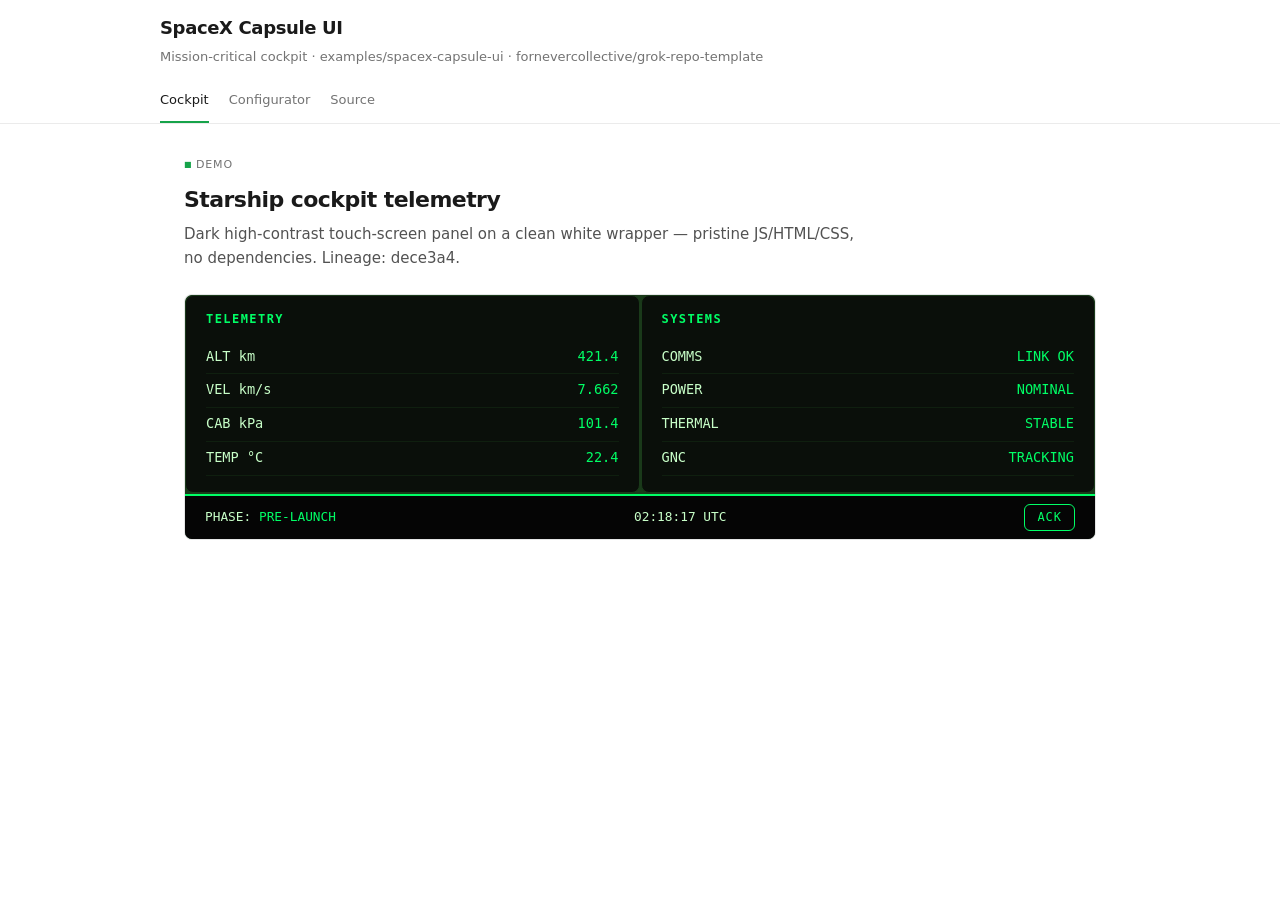
<file: examples/spacex-capsule-ui/index.html>
<!DOCTYPE html>
<html lang="en">
<head>
  <meta charset="UTF-8" />
  <meta name="viewport" content="width=device-width, initial-scale=1.0" />
  <title>SpaceX Capsule UI · grok-repo-template</title>
  <meta name="description" content="Mission-critical Starship cockpit telemetry — dark panel on clean Kensho-style wrapper." />
  <link rel="stylesheet" href="../../docs/assets/pages.css" />
  <link rel="stylesheet" href="styles.css" />
</head>
<body>
  <header class="site-header">
    <div class="site-header-inner">
      <div class="site-brand">
        <h1>SpaceX Capsule UI</h1>
        <p class="tagline">Mission-critical cockpit · examples/spacex-capsule-ui · fornevercollective/grok-repo-template</p>
      </div>
      <nav class="site-nav" aria-label="Page sections">
        <a href="../../" class="is-active">Cockpit</a>
        <a href="../../#quick-start">Configurator</a>
        <a href="https://github.com/fornevercollective/grok-repo-template/tree/main/examples/spacex-capsule-ui" target="_blank" rel="noopener">Source</a>
      </nav>
    </div>
  </header>

  <main>
    <section class="section capsule-section">
      <span class="section-label">Demo</span>
      <h2>Starship cockpit telemetry</h2>
      <p class="section-lead">
        Dark high-contrast touch-screen panel on a clean white wrapper — pristine JS/HTML/CSS, no dependencies.
        Lineage: <a href="https://github.com/fornevercollective/grok-repo-template/commit/dece3a4deffc2fcaf804db7cce53d411b12c6421">dece3a4</a>.
      </p>

      <div class="cockpit-card">
        <div class="cockpit" role="application" aria-label="Capsule telemetry cockpit">
          <section class="panel">
            <h2>Telemetry</h2>
            <div id="telemetry"></div>
          </section>
          <section class="panel">
            <h2>Systems</h2>
            <div class="metric"><span>COMMS</span><span class="value">LINK OK</span></div>
            <div class="metric"><span>POWER</span><span class="value">NOMINAL</span></div>
            <div class="metric"><span>THERMAL</span><span class="value">STABLE</span></div>
            <div class="metric"><span>GNC</span><span class="value">TRACKING</span></div>
          </section>
          <div class="status-bar">
            <span>PHASE: <span id="phase" class="phase">PRE-LAUNCH</span></span>
            <span id="clock">00:00:00 UTC</span>
            <button id="ack-btn" type="button">Ack</button>
          </div>
        </div>
      </div>
    </section>
  </main>
  <script src="capsule_ui.js"></script>
</body>
</html>
</file>
<file: docs/assets/pages.css>
:root {
  --bg: #ffffff;
  --surface: #f8f9fa;
  --surface-raised: #f1f3f5;
  --border: rgba(0, 0, 0, 0.08);
  --border-strong: rgba(0, 0, 0, 0.14);
  --text: #1a1a1a;
  --text-secondary: #525252;
  --text-muted: #737373;
  --accent: #16a34a;
  --accent-dim: rgba(22, 163, 74, 0.08);
  --accent-border: rgba(22, 163, 74, 0.35);
  --radius: 8px;
  --radius-sm: 6px;
  --max-width: 960px;
  --font: system-ui, -apple-system, BlinkMacSystemFont, "Segoe UI", Roboto, "Helvetica Neue", Arial, sans-serif;
  --mono: ui-monospace, SFMono-Regular, "SF Mono", Menlo, Consolas, monospace;

  /* Gitgraph branch colors — IPO cluster */
  --branch-grok: #2563eb;
  --branch-colossus: #16a34a;
  --branch-terrafab: #d97706;
  --branch-spacex: #7c3aed;
  /* Portfolio lanes */
  --branch-tesla: #dc2626;
  --branch-spacex-ops: #6366f1;
  --branch-x-corp: #171717;
  --branch-neuralink: #0891b2;
  --branch-boring: #78716c;
  --branch-openai: #059669;
  --branch-main: #525252;

  /* Timeline / activity section group accents */
  --group-cluster-accent: var(--branch-colossus);
  --group-cluster-dim: rgba(22, 163, 74, 0.08);
  --group-cluster-border: rgba(22, 163, 74, 0.35);
  --group-portfolio-accent: var(--branch-tesla);
  --group-portfolio-dim: rgba(220, 38, 38, 0.08);
  --group-portfolio-border: rgba(220, 38, 38, 0.35);
}

*, *::before, *::after { box-sizing: border-box; }

html {
  scroll-behavior: smooth;
  scroll-padding-top: 5.5rem;
}

body {
  margin: 0;
  font-family: var(--font);
  font-size: 15px;
  line-height: 1.6;
  background: var(--bg);
  color: var(--text);
  -webkit-font-smoothing: antialiased;
}

a {
  color: var(--text-secondary);
  text-decoration: none;
  transition: color 0.15s ease;
}
a:hover { color: var(--accent); }

/* Header — fixed top bar */
.site-header {
  position: sticky;
  top: 0;
  z-index: 100;
  border-bottom: 1px solid var(--border);
  padding: 0.875rem 1.5rem 0;
  background: rgba(255, 255, 255, 0.94);
  backdrop-filter: blur(10px);
  -webkit-backdrop-filter: blur(10px);
}

.site-header-inner {
  max-width: var(--max-width);
  margin: 0 auto;
}

.site-brand-link {
  color: inherit;
  text-decoration: none;
}
.site-brand-link:hover { color: inherit; }

.site-brand {
  display: flex;
  flex-direction: column;
  gap: 0.25rem;
  margin-bottom: 0.75rem;
}

.site-brand h1 {
  margin: 0;
  font-size: 1.125rem;
  font-weight: 600;
  letter-spacing: -0.02em;
  color: var(--text);
}

.site-brand .tagline {
  margin: 0;
  font-size: 0.8125rem;
  color: var(--text-muted);
  font-weight: 400;
}

.site-nav {
  display: flex;
  flex-wrap: wrap;
  gap: 0.25rem 1.25rem;
  padding-bottom: 0;
  border-bottom: 1px solid transparent;
}

.site-nav a {
  font-size: 0.8125rem;
  padding: 0.65rem 0;
  border-bottom: 2px solid transparent;
  margin-bottom: -1px;
  color: var(--text-muted);
}
.site-nav a:hover { color: var(--text); }
.site-nav a.is-active,
.site-nav a:focus-visible {
  color: var(--text);
  border-bottom-color: var(--accent);
}

main {
  max-width: var(--max-width);
  margin: 0 auto;
  padding: 2rem 1.5rem 4rem;
}

html:has(body.site-panels-layout) {
  height: 100%;
  overflow: hidden;
}

/* Horizontal panel layout — one section per tab, swipe left/right */
body.site-panels-layout {
  display: flex;
  flex-direction: column;
  height: 100dvh;
  max-height: 100dvh;
  overflow: hidden;
}

body.site-panels-layout .site-header {
  flex-shrink: 0;
}

body.site-panels-layout .site-panels {
  flex: 1 1 auto;
  min-height: 0;
  max-height: none;
  max-width: none;
  width: 100%;
  margin: 0;
  padding: 0;
  overflow-x: auto;
  overflow-y: hidden;
  overscroll-behavior-x: contain;
  scroll-snap-type: x proximity;
  -webkit-overflow-scrolling: touch;
  scrollbar-width: thin;
  scrollbar-color: rgba(0, 0, 0, 0.2) transparent;
}

body.site-panels-layout .site-panels::-webkit-scrollbar {
  height: 6px;
}

body.site-panels-layout .site-panels::-webkit-scrollbar-thumb {
  background: rgba(0, 0, 0, 0.18);
  border-radius: 999px;
}

body.site-panels-layout .site-panels-track {
  display: flex;
  flex-direction: row;
  align-items: stretch;
  height: 100%;
  max-height: 100%;
  min-height: 0;
}

body.site-panels-layout .site-panel {
  flex: 0 0 100%;
  width: 100%;
  min-width: 100%;
  max-width: 100%;
  height: 100%;
  max-height: 100%;
  min-height: 0;
  overflow-x: hidden;
  overflow-y: auto;
  overscroll-behavior-x: contain;
  overscroll-behavior-y: contain;
  scroll-snap-align: start;
  scroll-snap-stop: normal;
  padding: 1.5rem 1.5rem 1.25rem;
  box-sizing: border-box;
  -webkit-overflow-scrolling: touch;
}

body.site-panels-layout .site-panel.section {
  margin-bottom: 0;
  scroll-margin-top: 0;
}

body.site-panels-layout .site-panel:not(.industry-stream-section) > :not(script) {
  max-width: var(--max-width);
  margin-left: auto;
  margin-right: auto;
  width: 100%;
}

body.site-panels-layout .site-footer {
  flex-shrink: 0;
  padding: 0.625rem 1.5rem;
  font-size: 0.6875rem;
}

body.site-panels-layout .forbes-layout {
  min-height: 0;
}

body.site-panels-layout .forbes-story-main,
body.site-panels-layout .forbes-story-aside {
  max-height: none;
}

body.site-panels-layout .forbes-story-aside {
  position: static;
  overflow: visible;
}

body.site-panels-layout .site-panel.industry-stream-section,
body.site-panels-layout .site-panel.industry-stream-section .unified-shell {
  min-height: 0;
}

body.site-panels-layout .site-nav a.is-active {
  font-weight: 600;
}

/* Section pattern */
.section {
  margin-bottom: 3.5rem;
  scroll-margin-top: 5.5rem;
}
.section:last-child { margin-bottom: 0; }

.section-label {
  display: block;
  font-size: 0.6875rem;
  font-weight: 500;
  letter-spacing: 0.08em;
  text-transform: uppercase;
  color: var(--text-muted);
  margin-bottom: 0.75rem;
}
.section-label::before {
  content: "■ ";
  color: var(--accent);
  font-size: 0.5rem;
  vertical-align: middle;
}

.section h2 {
  margin: 0 0 1.25rem;
  font-size: 1.375rem;
  font-weight: 600;
  letter-spacing: -0.025em;
  color: var(--text);
  line-height: 1.3;
}

.section-lead {
  margin: -0.75rem 0 1.5rem;
  font-size: 0.9375rem;
  color: var(--text-secondary);
  max-width: 42rem;
}

/* Activity section — first content block */
.activity-section {
  padding-top: 0;
  border-top: none;
}

.activity-profile-context {
  margin: 0 0 1rem;
  padding: 0.625rem 0.875rem;
  font-size: 0.8125rem;
  color: var(--text-secondary);
  background: var(--accent-dim);
  border: 1px solid var(--accent-border);
  border-radius: var(--radius-sm);
}

.activity-profile-context strong {
  color: var(--text);
  font-weight: 600;
}

.activity-section.has-profile-focus .chart-card {
  border-color: var(--accent-border);
  box-shadow: 0 0 0 1px var(--accent-dim);
}

.activity-profile-events {
  margin-bottom: 1.25rem;
  padding: 1rem 1.125rem;
  background: var(--surface);
  border: 1px solid var(--accent-border);
  border-radius: var(--radius);
}

.activity-profile-events-header {
  margin-bottom: 0.75rem;
}

.activity-profile-events-title {
  margin: 0 0 0.25rem;
  font-size: 0.9375rem;
  font-weight: 600;
  color: var(--text);
}

.activity-profile-events-meta {
  margin: 0;
  font-size: 0.75rem;
  color: var(--text-muted);
}

.activity-profile-event-list .activity-event-item.is-profile-event {
  border-left: 2px solid var(--accent);
  padding-left: 0.625rem;
}

.activity-event-type {
  display: inline-block;
  margin-right: 0.35rem;
  padding: 0.1rem 0.35rem;
  font-size: 0.625rem;
  font-weight: 600;
  text-transform: uppercase;
  letter-spacing: 0.04em;
  color: var(--accent);
  background: var(--accent-dim);
  border-radius: 3px;
}

.activity-group.is-profile-match,
.activity-branch.is-profile-match {
  border-color: var(--accent-border);
  box-shadow: 0 0 0 1px var(--accent-dim);
}

.activity-group.is-profile-dim,
.activity-branch.is-profile-dim {
  opacity: 0.45;
}

.activity-group.is-profile-match > summary,
.activity-branch.is-profile-match > summary {
  color: var(--accent);
}

.activity-overview {
  margin-bottom: 1.75rem;
}

.activity-overview-label {
  margin: 0 0 0.75rem;
  font-size: 0.6875rem;
  font-weight: 600;
  letter-spacing: 0.06em;
  text-transform: uppercase;
  color: var(--text-muted);
}

.activity-grid {
  display: grid;
  grid-template-columns: 1fr 1fr;
  gap: 1.25rem;
}

.activity-ranks-section {
  margin-bottom: 1.75rem;
}

.activity-ranks-lead {
  margin: -0.35rem 0 1rem;
  font-size: 0.8125rem;
  color: var(--text-muted);
  max-width: 42rem;
}

.activity-ranks {
  display: grid;
  grid-template-columns: repeat(auto-fill, minmax(148px, 1fr));
  gap: 0.75rem;
}

.activity-ranks-loading,
.activity-ranks-empty {
  grid-column: 1 / -1;
  margin: 0;
  font-size: 0.875rem;
  color: var(--text-muted);
}

.activity-rank-card {
  display: flex;
  flex-direction: column;
  gap: 0.5rem;
  padding: 0.625rem 0.75rem;
  border: 1px solid var(--border);
  border-radius: var(--radius-sm);
  background: var(--surface);
  color: inherit;
  font: inherit;
  text-align: left;
  cursor: pointer;
  transition: border-color 0.15s ease, box-shadow 0.15s ease, transform 0.15s ease;
}

.activity-rank-card:hover {
  border-color: var(--border-strong);
  transform: translateY(-1px);
}

.activity-rank-card.is-active {
  border-color: var(--accent-border);
  box-shadow: 0 0 0 1px var(--accent-dim);
}

.activity-rank-card.is-profile-match {
  border-color: #b45309;
  box-shadow: 0 0 0 1px rgba(180, 83, 9, 0.12);
}

.activity-rank-card-head {
  display: flex;
  flex-direction: column;
  gap: 0.125rem;
  min-width: 0;
}

.activity-rank-num {
  font-size: 0.6875rem;
  font-weight: 600;
  color: var(--text-muted);
  font-variant-numeric: tabular-nums;
}

.activity-rank-name {
  font-size: 0.8125rem;
  font-weight: 600;
  color: var(--text);
  white-space: nowrap;
  overflow: hidden;
  text-overflow: ellipsis;
}

.activity-rank-placeholder {
  display: grid;
  grid-template-columns: repeat(53, minmax(0, 1fr));
  gap: 1px;
  height: 26px;
  padding: 2px;
  border-radius: 4px;
  background: var(--bg);
}

.activity-rank-cell {
  min-width: 0;
  border-radius: 1px;
  background: color-mix(in srgb, var(--border) 55%, transparent);
}

.activity-rank-cell[data-level="1"] {
  background: color-mix(in srgb, var(--branch-grok) 35%, var(--bg));
}

.activity-rank-cell[data-level="2"] {
  background: color-mix(in srgb, var(--branch-grok) 55%, var(--bg));
}

.activity-rank-cell[data-level="3"] {
  background: color-mix(in srgb, var(--branch-colossus) 50%, var(--bg));
}

.activity-rank-cell[data-level="4"] {
  background: color-mix(in srgb, var(--branch-tesla) 55%, var(--bg));
}

.activity-rank-meta {
  display: flex;
  align-items: center;
  justify-content: space-between;
  gap: 0.35rem;
  font-size: 0.625rem;
  color: var(--text-muted);
  font-variant-numeric: tabular-nums;
}

.activity-rank-meta span:last-child {
  font-weight: 600;
  color: var(--text-secondary);
}

/* Per-company collapsible activity blocks */
.activity-branches {
  display: flex;
  flex-direction: column;
  gap: 1.25rem;
}

.activity-group {
  --group-accent: var(--group-cluster-accent);
  --group-dim: var(--group-cluster-dim);
  --group-border: var(--group-cluster-border);
  border: 1px solid var(--group-border);
  border-radius: var(--radius);
  background: var(--surface);
  overflow: hidden;
  transition: box-shadow 0.15s ease, border-color 0.15s ease;
}

.activity-group[data-group="cluster"] {
  --group-accent: var(--group-cluster-accent);
  --group-dim: var(--group-cluster-dim);
  --group-border: var(--group-cluster-border);
}

.activity-group[data-group="portfolio"] {
  --group-accent: var(--group-portfolio-accent);
  --group-dim: var(--group-portfolio-dim);
  --group-border: var(--group-portfolio-border);
}

.activity-group[open],
.activity-group.is-synced {
  box-shadow: 0 0 0 1px var(--group-border);
}

.activity-group > summary {
  list-style: none;
  cursor: pointer;
  display: flex;
  align-items: center;
  justify-content: space-between;
  gap: 0.75rem;
  padding: 0.875rem 1.125rem;
  font-size: 0.8125rem;
  font-weight: 500;
  letter-spacing: -0.01em;
  color: var(--text-secondary);
  background: var(--bg);
  border-bottom: 1px solid transparent;
  user-select: none;
  transition: background 0.15s ease, color 0.15s ease, border-color 0.15s ease;
}

.activity-group[open] > summary,
.activity-group.is-synced > summary {
  color: var(--group-accent);
  background: var(--group-dim);
  border-bottom-color: var(--group-border);
}

.activity-group > summary::-webkit-details-marker { display: none; }

.activity-group-title-wrap {
  display: flex;
  align-items: center;
  gap: 0.625rem;
  flex: 1;
  min-width: 0;
}

.activity-group-swatches {
  display: flex;
  gap: 0.25rem;
  flex-shrink: 0;
}

.activity-group-swatch {
  width: 0.5rem;
  height: 0.5rem;
  border-radius: 50%;
  box-shadow: 0 0 0 1px rgba(0, 0, 0, 0.08);
}

.activity-group-swatch.branch-grok { background: var(--branch-grok); }
.activity-group-swatch.branch-colossus { background: var(--branch-colossus); }
.activity-group-swatch.branch-terrafab { background: var(--branch-terrafab); }
.activity-group-swatch.branch-spacex { background: var(--branch-spacex); }
.activity-group-swatch.branch-tesla { background: var(--branch-tesla); }
.activity-group-swatch.branch-spacex-ops { background: var(--branch-spacex-ops); }
.activity-group-swatch.branch-x-corp { background: var(--branch-x-corp); }
.activity-group-swatch.branch-neuralink { background: var(--branch-neuralink); }
.activity-group-swatch.branch-boring { background: var(--branch-boring); }
.activity-group-swatch.branch-openai { background: var(--branch-openai); }

.activity-group > summary::after {
  content: "";
  flex-shrink: 0;
  width: 0.5rem;
  height: 0.5rem;
  border-right: 2px solid var(--group-accent);
  border-bottom: 2px solid var(--group-accent);
  transform: rotate(45deg);
  transition: transform 0.15s ease, border-color 0.15s ease;
  margin-top: -0.15rem;
}

.activity-group[open] > summary::after {
  transform: rotate(-135deg);
  margin-top: 0.15rem;
}

.activity-group-meta {
  font-size: 0.6875rem;
  font-weight: 400;
  color: var(--text-muted);
  font-variant-numeric: tabular-nums;
  flex-shrink: 0;
}

.activity-branch-list {
  display: flex;
  flex-direction: column;
}

.activity-branch {
  --branch-accent: var(--branch-main);
  border-top: 1px solid var(--border);
}

.activity-branch[data-branch="grok"] { --branch-accent: var(--branch-grok); }
.activity-branch[data-branch="colossus"] { --branch-accent: var(--branch-colossus); }
.activity-branch[data-branch="terrafab"] { --branch-accent: var(--branch-terrafab); }
.activity-branch[data-branch="spacex"] { --branch-accent: var(--branch-spacex); }
.activity-branch[data-branch="tesla"] { --branch-accent: var(--branch-tesla); }
.activity-branch[data-branch="spacex-ops"] { --branch-accent: var(--branch-spacex-ops); }
.activity-branch[data-branch="x-corp"] { --branch-accent: var(--branch-x-corp); }
.activity-branch[data-branch="neuralink"] { --branch-accent: var(--branch-neuralink); }
.activity-branch[data-branch="boring"] { --branch-accent: var(--branch-boring); }
.activity-branch[data-branch="openai"] { --branch-accent: var(--branch-openai); }

.activity-branch:first-child {
  border-top: none;
}

.activity-branch > summary {
  list-style: none;
  cursor: pointer;
  display: flex;
  align-items: center;
  gap: 0.625rem;
  padding: 0.75rem 1.125rem;
  padding-left: calc(1.125rem - 3px);
  font-size: 0.8125rem;
  font-weight: 500;
  color: var(--text);
  background: var(--surface);
  border-left: 3px solid transparent;
  user-select: none;
  transition: border-color 0.15s ease, background 0.15s ease;
}

.activity-branch > summary::-webkit-details-marker { display: none; }

.activity-branch > summary::before {
  content: "";
  flex-shrink: 0;
  width: 0.375rem;
  height: 0.375rem;
  border-right: 1.5px solid var(--branch-accent);
  border-bottom: 1.5px solid var(--branch-accent);
  transform: rotate(-45deg);
  transition: transform 0.15s ease, border-color 0.15s ease;
}

.activity-branch[open] > summary::before {
  transform: rotate(45deg);
}

.activity-branch[open] > summary,
.activity-branch > summary:hover {
  border-left-color: var(--branch-accent);
  background: color-mix(in srgb, var(--branch-accent) 6%, var(--surface));
}

.activity-branch-swatch {
  flex-shrink: 0;
  width: 0.625rem;
  height: 0.625rem;
  border-radius: 50%;
  background: var(--branch-accent);
  box-shadow: 0 0 0 1px color-mix(in srgb, var(--branch-accent) 35%, transparent);
}

.activity-branch-name {
  font-family: var(--mono);
  font-size: 0.75rem;
  letter-spacing: -0.02em;
}

.activity-branch-meta {
  margin-left: auto;
  font-size: 0.6875rem;
  font-weight: 400;
  color: var(--text-muted);
  font-variant-numeric: tabular-nums;
  text-align: right;
}

.activity-branch-body {
  padding: 0 1.125rem 1rem;
  padding-left: calc(1.125rem - 3px);
  background: var(--bg);
  border-left: 3px solid color-mix(in srgb, var(--branch-accent) 45%, transparent);
}

.activity-branch-chart {
  width: 100%;
  min-height: 160px;
  height: 180px;
  margin-bottom: 0.75rem;
}

.activity-event-list {
  margin: 0;
  padding: 0;
  list-style: none;
  display: flex;
  flex-direction: column;
  gap: 0.375rem;
}

.activity-event-item {
  display: flex;
  align-items: baseline;
  gap: 0.5rem;
  font-size: 0.75rem;
  line-height: 1.45;
  color: var(--text-secondary);
}

.activity-event-item::before {
  content: "";
  flex-shrink: 0;
  width: 0.375rem;
  height: 0.375rem;
  border-radius: 50%;
  background: var(--branch-accent);
  opacity: 0.55;
  align-self: center;
}

.activity-event-date {
  flex-shrink: 0;
  min-width: 5.5rem;
  font-variant-numeric: tabular-nums;
  color: var(--text-muted);
  font-size: 0.6875rem;
}

.activity-event-id {
  font-family: var(--mono);
  font-size: 0.6875rem;
  color: var(--text);
}

.activity-event-approx {
  color: var(--text-muted);
}

.chart-card {
  background: var(--surface);
  border: 1px solid var(--border);
  border-radius: var(--radius);
  padding: 1.25rem 1.25rem 0.75rem;
  min-height: 320px;
  display: flex;
  flex-direction: column;
}

.chart-card-contributions {
  border-top: 3px solid var(--branch-grok);
  border-color: color-mix(in srgb, var(--branch-grok) 22%, var(--border));
}

.chart-card-pipeline {
  border-top: 3px solid var(--branch-colossus);
  border-color: color-mix(in srgb, var(--branch-colossus) 22%, var(--border));
}

.chart-card-contributions .chart-card-header {
  border-bottom-color: color-mix(in srgb, var(--branch-grok) 18%, var(--border));
}

.chart-card-pipeline .chart-card-header {
  border-bottom-color: color-mix(in srgb, var(--branch-colossus) 18%, var(--border));
}

.chart-card-header {
  display: flex;
  align-items: baseline;
  justify-content: space-between;
  gap: 0.75rem;
  margin-bottom: 0.5rem;
  padding-bottom: 0.75rem;
  border-bottom: 1px solid var(--border);
}

.chart-card-title {
  margin: 0;
  font-size: 0.8125rem;
  font-weight: 500;
  color: var(--text);
  letter-spacing: -0.01em;
  display: flex;
  align-items: center;
  gap: 0.5rem;
}

.chart-card-contributions .chart-card-title::before,
.chart-card-pipeline .chart-card-title::before {
  content: "";
  flex-shrink: 0;
  width: 0.5rem;
  height: 0.5rem;
  border-radius: 50%;
}

.chart-card-contributions .chart-card-title::before {
  background: var(--branch-grok);
  box-shadow: 0 0 0 1px color-mix(in srgb, var(--branch-grok) 35%, transparent);
}

.chart-card-pipeline .chart-card-title::before {
  background: var(--branch-colossus);
  box-shadow: 0 0 0 1px color-mix(in srgb, var(--branch-colossus) 35%, transparent);
}

.chart-card-meta {
  font-size: 0.6875rem;
  color: var(--text-muted);
  font-variant-numeric: tabular-nums;
}

.chart-year-nav {
  display: flex;
  align-items: center;
  gap: 0.375rem;
  flex-shrink: 0;
}

.chart-year-arrow {
  display: flex;
  align-items: center;
  justify-content: center;
  width: 1.625rem;
  height: 1.625rem;
  padding: 0;
  font-family: var(--font);
  font-size: 0.8125rem;
  line-height: 1;
  border: 1px solid var(--border-strong);
  border-radius: var(--radius-sm);
  background: var(--bg);
  color: var(--text-secondary);
  cursor: pointer;
  transition: border-color 0.15s, color 0.15s, background 0.15s;
}

.chart-year-arrow:hover:not(:disabled) {
  background: var(--surface);
  color: var(--text);
}

.chart-year-arrow:disabled {
  opacity: 0.3;
  cursor: not-allowed;
}

.chart-year-label {
  min-width: 2.5rem;
  text-align: center;
  font-size: 0.6875rem;
  font-weight: 500;
  color: var(--text-muted);
  font-variant-numeric: tabular-nums;
}

.chart {
  flex: 1;
  width: 100%;
  min-height: 260px;
}

/* Timeline + vertical gitgraph */
.timeline-section {
  padding-top: 0.5rem;
}

.timeline-profile-context {
  margin: 0 0 1rem;
  padding: 0.625rem 0.875rem;
  font-size: 0.8125rem;
  color: var(--text-secondary);
  background: rgba(180, 83, 9, 0.08);
  border: 1px solid rgba(180, 83, 9, 0.35);
  border-radius: var(--radius-sm);
}

.timeline-profile-context strong {
  color: var(--text);
  font-weight: 600;
}

.timeline-global-wealth-panel {
  margin-bottom: 1.25rem;
  padding: 0.75rem 0.875rem;
  border: 1px solid var(--border);
  border-radius: 10px;
  background: var(--surface-raised, rgba(0, 0, 0, 0.02));
}

.timeline-global-wealth-lead {
  margin: 0.25rem 0 0.75rem;
  font-size: 0.8125rem;
  color: var(--text-muted);
  line-height: 1.45;
}

.timeline-global-wealth-stats {
  display: flex;
  flex-wrap: wrap;
  gap: 0.5rem 1rem;
  margin-bottom: 0.75rem;
}

.timeline-global-stat {
  font-size: 0.75rem;
  color: var(--text-muted);
}

.timeline-global-stat strong {
  color: var(--text);
  font-weight: 600;
}

.timeline-global-wealth-viz {
  display: grid;
  grid-template-columns: minmax(0, 1.35fr) minmax(0, 1fr);
  gap: 0.75rem;
  align-items: stretch;
}

.timeline-global-wealth-map,
.timeline-global-wealth-chart {
  width: 100%;
  min-height: 260px;
  height: 280px;
  border: 1px solid var(--border);
  border-radius: 8px;
  background: var(--bg, #fff);
}

.timeline-global-wealth-empty {
  margin: 0;
  padding: 1rem;
  font-size: 0.8125rem;
  color: var(--text-muted);
}

.timeline-global-wealth-foot {
  margin: 0.5rem 0 0;
  font-size: 0.6875rem;
  color: var(--text-muted);
  line-height: 1.4;
}

@media (max-width: 820px) {
  .timeline-global-wealth-viz {
    grid-template-columns: 1fr;
  }

  .timeline-global-wealth-map,
  .timeline-global-wealth-chart {
    height: 240px;
    min-height: 240px;
  }
}

.timeline-ranks-section {
  margin-bottom: 1.25rem;
}

.timeline-ranks-crossref {
  grid-template-columns: repeat(auto-fill, minmax(172px, 1fr));
}

.wealth-rank-card-crossref {
  min-height: 9.5rem;
}

.rank-card-crossref {
  display: flex;
  flex-direction: column;
  gap: 0.35rem;
}

.rank-card-lane {
  display: flex;
  flex-direction: column;
  gap: 0.2rem;
}

.rank-card-lane-label {
  font-size: 0.5625rem;
  font-weight: 600;
  letter-spacing: 0.06em;
  text-transform: uppercase;
  color: var(--text-muted);
}

.rank-card-lane-cells {
  display: grid;
  grid-template-columns: repeat(20, 1fr);
  gap: 2px;
  height: 0.875rem;
}

.rank-card-cell {
  border-radius: 2px;
  background: var(--bg);
  border: 1px solid var(--border);
}

.rank-card-cell[data-level="1"] { background: rgba(37, 99, 235, 0.18); }
.rank-card-cell[data-level="2"] { background: rgba(37, 99, 235, 0.38); }
.rank-card-cell[data-level="3"] { background: rgba(37, 99, 235, 0.58); }
.rank-card-cell[data-level="4"] { background: rgba(37, 99, 235, 0.82); }

.rank-card-lane-wealth .rank-card-cell[data-level="1"] { background: rgba(23, 23, 23, 0.12); }
.rank-card-lane-wealth .rank-card-cell[data-level="2"] { background: rgba(23, 23, 23, 0.28); }
.rank-card-lane-wealth .rank-card-cell[data-level="3"] { background: rgba(23, 23, 23, 0.48); }
.rank-card-lane-wealth .rank-card-cell[data-level="4"] { background: rgba(23, 23, 23, 0.72); }

.rank-card-cell.is-overlap {
  box-shadow: inset 0 0 0 1px #b45309;
  outline: 1px solid rgba(180, 83, 9, 0.45);
}

.rank-card-year-axis {
  display: flex;
  justify-content: space-between;
  font-size: 0.5625rem;
  color: var(--text-muted);
  font-variant-numeric: tabular-nums;
}

.timeline-unified-card {
  border: 1px solid var(--border);
  border-radius: var(--radius);
  background: var(--surface);
  padding: 1rem 1.125rem 1.25rem;
}

.timeline-unified-head {
  margin-bottom: 1rem;
}

.timeline-unified-title {
  margin: 0 0 0.35rem;
  font-size: 1rem;
  font-weight: 600;
}

.timeline-unified-lead {
  margin: 0;
  font-size: 0.8125rem;
  color: var(--text-muted);
  max-width: 46rem;
}

.timeline-unified-wealth {
  width: 100%;
  height: 220px;
  margin-bottom: 1.25rem;
}

.timeline-wealth-empty {
  margin: 0;
  padding: 1rem;
  font-size: 0.8125rem;
  color: var(--text-muted);
  border: 1px dashed var(--border);
  border-radius: var(--radius-sm);
  background: var(--bg);
}

.timeline-unified-stack {
  display: flex;
  flex-direction: column;
  gap: 1.5rem;
}

.timeline-unified-block {
  padding-top: 0.25rem;
  border-top: 1px solid var(--border);
}

.timeline-unified-block:first-child {
  border-top: none;
  padding-top: 0;
}

.timeline-unified-block-title {
  margin: 0 0 0.75rem;
  font-size: 0.8125rem;
  font-weight: 600;
  letter-spacing: 0.03em;
  text-transform: uppercase;
  color: var(--text-secondary);
}

.timeline-profile-unified {
  margin-top: 0.5rem;
}

.timeline-ranks-lead {
  margin: -0.35rem 0 1rem;
  font-size: 0.8125rem;
  color: var(--text-muted);
  max-width: 42rem;
}

.timeline-profile-shell {
  margin-bottom: 0.5rem;
}

/* Major section tabs */
.timeline-tabs {
  margin-bottom: 0.5rem;
}

.timeline-tab-nav {
  display: flex;
  align-items: stretch;
  gap: 0.5rem;
  margin-bottom: 1.25rem;
}

.timeline-tab-arrow {
  flex-shrink: 0;
  display: flex;
  align-items: center;
  justify-content: center;
  width: 2.25rem;
  padding: 0;
  font-family: var(--font);
  font-size: 1rem;
  line-height: 1;
  border: 1px solid var(--border-strong);
  border-radius: var(--radius-sm);
  background: var(--bg);
  color: var(--text-secondary);
  cursor: pointer;
  transition: border-color 0.15s, color 0.15s, background 0.15s;
}

.timeline-tab-arrow:hover:not(:disabled) {
  background: var(--surface);
  color: var(--text);
}

.timeline-tab-arrow:disabled {
  opacity: 0.3;
  cursor: not-allowed;
}

.timeline-tab-list {
  flex: 1;
  display: flex;
  gap: 0.375rem;
  overflow-x: auto;
  -webkit-overflow-scrolling: touch;
  scroll-snap-type: x mandatory;
  scrollbar-width: none;
  padding: 0.125rem 0;
}

.timeline-tab-list::-webkit-scrollbar { display: none; }

.timeline-tab-btn {
  flex: 1 0 auto;
  min-width: min(100%, 280px);
  scroll-snap-align: start;
  font-family: var(--font);
  font-size: 0.8125rem;
  font-weight: 500;
  padding: 0.625rem 1rem;
  border-radius: var(--radius-sm);
  border: 1px solid var(--border-strong);
  background: var(--bg);
  color: var(--text-secondary);
  cursor: pointer;
  text-align: center;
  line-height: 1.35;
  transition: border-color 0.15s, color 0.15s, background 0.15s;
  white-space: nowrap;
}

.timeline-tab-btn:hover {
  background: var(--surface);
  color: var(--text);
}

.timeline-tab-btn.active {
  background: var(--accent-dim);
  border-color: var(--accent-border);
  color: var(--accent);
}

.timeline-tab-btn[data-tab="cluster"].active {
  background: var(--group-cluster-dim);
  border-color: var(--group-cluster-border);
  color: var(--group-cluster-accent);
}

.timeline-tab-btn[data-tab="portfolio"].active {
  background: var(--group-portfolio-dim);
  border-color: var(--group-portfolio-border);
  color: var(--group-portfolio-accent);
}

.timeline-tab-panel {
  display: none;
}

.timeline-tab-panel.active {
  display: block;
}

/* Company drill-down pills */
.timeline-company-pills {
  display: flex;
  flex-wrap: wrap;
  gap: 0.375rem;
  margin-bottom: 1rem;
  overflow-x: auto;
  -webkit-overflow-scrolling: touch;
  padding-bottom: 0.25rem;
}

.timeline-company-pill {
  flex-shrink: 0;
  font-family: var(--mono);
  font-size: 0.6875rem;
  font-weight: 500;
  padding: 0.35rem 0.75rem;
  border-radius: 999px;
  border: 1px solid var(--border-strong);
  background: var(--bg);
  color: var(--text-secondary);
  cursor: pointer;
  transition: border-color 0.15s, color 0.15s, background 0.15s, box-shadow 0.15s;
  white-space: nowrap;
}

.timeline-company-pill:hover {
  background: var(--surface);
  color: var(--text);
}

.timeline-company-pill.active {
  background: var(--surface);
  border-color: var(--pill-color, var(--accent-border));
  color: var(--text);
  box-shadow: inset 0 0 0 1px var(--pill-color, var(--accent-border));
}

.timeline-company-pill[data-branch="all"].active {
  background: var(--accent-dim);
  border-color: var(--accent-border);
  color: var(--accent);
  box-shadow: none;
}

/* Drill-down expanded list */
.timeline-drilldown {
  margin-top: 1.25rem;
  border: 1px solid var(--border);
  border-radius: var(--radius);
  background: var(--bg);
  overflow: hidden;
}

.timeline-drilldown-header {
  display: flex;
  align-items: center;
  gap: 0.625rem;
  padding: 0.875rem 1.125rem;
  border-bottom: 1px solid var(--border);
  background: var(--surface);
}

.timeline-drilldown-swatch {
  width: 0.625rem;
  height: 0.625rem;
  border-radius: 50%;
  flex-shrink: 0;
}

.timeline-drilldown-title {
  margin: 0;
  font-size: 0.8125rem;
  font-weight: 600;
  font-family: var(--mono);
  letter-spacing: -0.02em;
  color: var(--text);
}

.timeline-drilldown-count {
  margin-left: auto;
  font-size: 0.6875rem;
  color: var(--text-muted);
  font-variant-numeric: tabular-nums;
}

.timeline-drilldown-list {
  margin: 0;
  padding: 0.75rem 0;
  list-style: none;
}

.timeline-drilldown-item {
  display: grid;
  grid-template-columns: 1.5rem 1fr;
  gap: 0 0.75rem;
  padding: 0.625rem 1.125rem;
  border-left: 2px solid transparent;
  position: relative;
}

.timeline-drilldown-item + .timeline-drilldown-item {
  border-top: 1px solid var(--border);
}

.timeline-drilldown-item.is-merge {
  background: var(--accent-dim);
}

.timeline-drilldown-dot {
  width: 10px;
  height: 10px;
  border-radius: 50%;
  margin-top: 0.35rem;
  justify-self: center;
  position: relative;
  z-index: 1;
}

.timeline-drilldown-dot.branch-grok { background: var(--branch-grok); }
.timeline-drilldown-dot.branch-colossus { background: var(--branch-colossus); }
.timeline-drilldown-dot.branch-terrafab { background: var(--branch-terrafab); }
.timeline-drilldown-dot.branch-spacex { background: var(--branch-spacex); }
.timeline-drilldown-dot.branch-tesla { background: var(--branch-tesla); }
.timeline-drilldown-dot.branch-spacex-ops { background: var(--branch-spacex-ops); }
.timeline-drilldown-dot.branch-x-corp { background: var(--branch-x-corp); }
.timeline-drilldown-dot.branch-neuralink { background: var(--branch-neuralink); }
.timeline-drilldown-dot.branch-boring { background: var(--branch-boring); }
.timeline-drilldown-dot.branch-openai { background: var(--branch-openai); }

.timeline-drilldown-item::before {
  content: "";
  position: absolute;
  left: calc(1.125rem + 0.75rem - 1px);
  top: 0;
  bottom: 0;
  width: 2px;
  background: var(--border-strong);
  opacity: 0.4;
}

.timeline-drilldown-item:first-child::before { top: 1rem; }
.timeline-drilldown-item:last-child::before { bottom: auto; height: 1.25rem; }

.timeline-drilldown-body {
  display: flex;
  flex-wrap: wrap;
  align-items: baseline;
  gap: 0.35rem 0.5rem;
}

.timeline-drilldown-date {
  font-size: 0.6875rem;
  color: var(--text-muted);
  font-variant-numeric: tabular-nums;
  min-width: 5rem;
}

.timeline-drilldown-id {
  font-family: var(--mono);
  font-size: 0.6875rem;
  font-weight: 600;
  color: var(--text);
}

.timeline-drilldown-tag {
  font-size: 0.5625rem;
  font-weight: 500;
  text-transform: uppercase;
  letter-spacing: 0.04em;
  color: var(--text-muted);
  padding: 0.1rem 0.35rem;
  border: 1px solid var(--border);
  border-radius: 3px;
  background: var(--surface);
}

.timeline-drilldown-desc {
  flex: 1 1 100%;
  margin: 0;
  font-size: 0.8125rem;
  color: var(--text-secondary);
  line-height: 1.45;
}

/* Detail hover tooltips + mobile tap expand */
.detail-tooltip-wrap {
  position: relative;
  display: inline-flex;
  vertical-align: baseline;
}

.detail-tooltip-trigger {
  font-size: 0.5625rem;
  font-weight: 500;
  font-family: inherit;
  text-transform: uppercase;
  letter-spacing: 0.04em;
  color: var(--text-muted);
  padding: 0.1rem 0.35rem;
  border: 1px solid var(--border);
  border-radius: 3px;
  background: var(--surface);
  cursor: help;
  line-height: 1.4;
}

.detail-tooltip-trigger.is-info {
  text-transform: lowercase;
  font-variant: small-caps;
  letter-spacing: 0.02em;
}

.detail-tooltip-trigger:hover,
.detail-tooltip-trigger:focus-visible {
  color: var(--detail-accent, var(--accent));
  border-color: var(--detail-accent, var(--accent));
  outline: none;
}

.detail-tooltip {
  display: none;
  position: absolute;
  left: 0;
  top: calc(100% + 6px);
  z-index: 40;
  width: min(22rem, calc(100vw - 2.5rem));
  padding: 0.75rem 0.875rem;
  border: 1px solid var(--border);
  border-radius: var(--radius);
  background: var(--bg);
  box-shadow: 0 8px 24px rgba(0, 0, 0, 0.12);
  text-align: left;
  pointer-events: none;
}

.detail-tooltip-accent {
  display: block;
  width: 100%;
  height: 3px;
  margin: -0.75rem -0.875rem 0.625rem;
  width: calc(100% + 1.75rem);
  border-radius: var(--radius) var(--radius) 0 0;
  background: var(--detail-accent, var(--accent));
}

.detail-tooltip-title {
  display: block;
  font-size: 0.8125rem;
  font-weight: 600;
  color: var(--text);
  line-height: 1.35;
  margin-bottom: 0.2rem;
}

.detail-tooltip-date {
  display: block;
  font-size: 0.6875rem;
  color: var(--text-muted);
  font-variant-numeric: tabular-nums;
  margin-bottom: 0.5rem;
}

.detail-tooltip-body {
  margin: 0 0 0.5rem;
  font-size: 0.75rem;
  color: var(--text-secondary);
  line-height: 1.5;
}

.detail-tooltip-source {
  display: inline-block;
  font-size: 0.6875rem;
  font-weight: 500;
  color: var(--detail-accent, var(--accent));
  text-decoration: none;
  pointer-events: auto;
}

.detail-tooltip-source:hover {
  text-decoration: underline;
}

.detail-inline-panel {
  flex: 1 1 100%;
  margin: 0.35rem 0 0;
  padding: 0.625rem 0.75rem;
  border-left: 3px solid var(--detail-accent, var(--accent));
  border-radius: 0 var(--radius) var(--radius) 0;
  background: var(--surface);
}

.detail-inline-panel .detail-inline-body {
  margin: 0 0 0.35rem;
  font-size: 0.75rem;
  color: var(--text-secondary);
  line-height: 1.5;
}

.detail-inline-panel .detail-tooltip-source {
  pointer-events: auto;
}

@media (hover: hover) and (pointer: fine) {
  .detail-tooltip-wrap:hover .detail-tooltip,
  .detail-tooltip-wrap:focus-within .detail-tooltip {
    display: block;
    pointer-events: auto;
  }

  .detail-inline-panel {
    display: none !important;
  }
}

@media (hover: none), (pointer: coarse) {
  .detail-tooltip {
    display: none !important;
  }

  .timeline-drilldown-item.is-detail-expanded .detail-inline-panel {
    display: block;
  }

  .detail-tooltip-trigger {
    cursor: pointer;
  }
}

.timeline-drilldown-item.has-detail .detail-tooltip-trigger[aria-expanded="true"] {
  color: var(--detail-accent, var(--accent));
  border-color: var(--detail-accent, var(--accent));
  background: color-mix(in srgb, var(--detail-accent, var(--accent)) 8%, var(--surface));
}

/* Single-lane drill-down gitgraph */
.gitgraph.gitgraph-single {
  padding-right: 1.5rem;
}

.gitgraph.gitgraph-single .gitgraph-inner {
  min-width: 420px;
}

.gitgraph.gitgraph-single .gitgraph-track {
  grid-template-columns: minmax(280px, 1fr);
  gap: 0;
}

.gitgraph.gitgraph-single .gitgraph-row {
  min-height: 52px;
  padding-bottom: 0.5rem;
}

.gitgraph.gitgraph-single .gitgraph-label {
  font-size: 0.75rem;
}

.gitgraph.gitgraph-single .gitgraph-label strong {
  font-size: 0.8125rem;
}

.timeline-subheading {
  margin: 2.5rem 0 0.5rem;
  font-size: 1.0625rem;
  font-weight: 600;
  letter-spacing: -0.02em;
  color: var(--text);
}

.timeline-sublead {
  margin-top: 0;
  margin-bottom: 1rem;
}

.gitgraph + .timeline-subheading {
  margin-top: 2.5rem;
}

.timeline-legend {
  display: flex;
  flex-wrap: wrap;
  gap: 0.5rem 1rem;
  margin-bottom: 1.25rem;
}

.legend-item {
  display: flex;
  align-items: center;
  gap: 0.4rem;
  font-size: 0.75rem;
  color: var(--text-secondary);
  font-family: var(--mono);
}

.legend-swatch {
  width: 10px;
  height: 10px;
  border-radius: 50%;
  flex-shrink: 0;
}

.timeline-disclaimer {
  margin: 1.25rem 0 0;
  font-size: 0.75rem;
  color: var(--text-muted);
  line-height: 1.5;
}

.gitgraph {
  position: relative;
  background: var(--surface);
  border: 1px solid var(--border);
  border-radius: var(--radius);
  padding: 1.5rem 1.25rem 1.5rem 0.75rem;
  overflow-x: auto;
  -webkit-overflow-scrolling: touch;
}

.gitgraph-inner {
  display: flex;
  flex-direction: column;
  gap: 0;
  min-width: 760px;
  margin: 0 auto;
}

.gitgraph[data-lanes="6"] .gitgraph-inner {
  min-width: 980px;
}

.gitgraph-row {
  display: grid;
  grid-template-columns: 76px 1fr;
  gap: 1rem;
  align-items: stretch;
  min-height: 44px;
  padding-bottom: 0.35rem;
}

.gitgraph-date {
  font-family: var(--mono);
  font-size: 0.6875rem;
  color: var(--text-muted);
  padding-top: 0.2rem;
  text-align: right;
  line-height: 1.3;
  font-variant-numeric: tabular-nums;
  flex-shrink: 0;
}

.gitgraph-track {
  position: relative;
  display: grid;
  grid-template-columns: repeat(var(--timeline-lanes, 4), minmax(140px, 1fr));
  gap: 0 1.25rem;
  align-items: start;
  padding-top: 0.15rem;
}

.gitgraph[data-lanes="4"] .gitgraph-track {
  grid-template-columns: repeat(4, minmax(152px, 1fr));
}

.gitgraph[data-lanes="6"] .gitgraph-track {
  grid-template-columns: repeat(6, minmax(128px, 1fr));
  gap: 0 0.875rem;
}

/* Dedicated vertical lane per branch */
.gitgraph-lane {
  position: relative;
  min-height: 44px;
  padding-bottom: 0.35rem;
}

.gitgraph-lane::before {
  content: "";
  position: absolute;
  left: 5px;
  top: 0;
  bottom: -12px;
  width: 3px;
  background: var(--lane-color, var(--border-strong));
  opacity: 0.55;
  border-radius: 2px;
  z-index: 0;
}

.gitgraph-portfolio .gitgraph-lane {
  min-height: 48px;
}

.gitgraph-portfolio .gitgraph-lane::before {
  left: 4px;
  width: 3px;
  opacity: 0.62;
}

.gitgraph-portfolio .gitgraph-lane[data-branch="tesla"]::before,
.gitgraph-portfolio .gitgraph-lane[data-branch="neuralink"]::before {
  width: 4px;
  left: 3px;
  opacity: 0.72;
}

.gitgraph-lane[data-branch="grok"] { --lane-color: var(--branch-grok); }
.gitgraph-lane[data-branch="colossus"] { --lane-color: var(--branch-colossus); }
.gitgraph-lane[data-branch="terrafab"] { --lane-color: var(--branch-terrafab); }
.gitgraph-lane[data-branch="spacex"] { --lane-color: var(--branch-spacex); }
.gitgraph-lane[data-branch="tesla"] { --lane-color: var(--branch-tesla); }
.gitgraph-lane[data-branch="spacex-ops"] { --lane-color: var(--branch-spacex-ops); }
.gitgraph-lane[data-branch="x-corp"] { --lane-color: var(--branch-x-corp); }
.gitgraph-lane[data-branch="neuralink"] { --lane-color: var(--branch-neuralink); }
.gitgraph-lane[data-branch="boring"] { --lane-color: var(--branch-boring); }
.gitgraph-lane[data-branch="openai"] { --lane-color: var(--branch-openai); }

.gitgraph-row:last-child .gitgraph-lane::before {
  bottom: 50%;
}

.gitgraph-node {
  position: relative;
  z-index: 2;
  display: flex;
  flex-direction: row;
  align-items: flex-start;
  gap: 0.5rem;
  width: 100%;
}

.gitgraph-portfolio .gitgraph-dot {
  width: 15px;
  height: 15px;
}

.gitgraph-dot {
  width: 14px;
  height: 14px;
  border-radius: 50%;
  border: 2px solid var(--bg);
  box-shadow: 0 0 0 1px var(--border-strong);
  flex-shrink: 0;
  position: relative;
  margin-top: 1px;
}

.gitgraph-dot.branch-grok { background: var(--branch-grok); box-shadow: 0 0 0 1px var(--branch-grok); }
.gitgraph-dot.branch-colossus { background: var(--branch-colossus); box-shadow: 0 0 0 1px var(--branch-colossus); }
.gitgraph-dot.branch-terrafab { background: var(--branch-terrafab); box-shadow: 0 0 0 1px var(--branch-terrafab); }
.gitgraph-dot.branch-spacex { background: var(--branch-spacex); box-shadow: 0 0 0 1px var(--branch-spacex); }
.gitgraph-dot.branch-tesla { background: var(--branch-tesla); box-shadow: 0 0 0 1px var(--branch-tesla); }
.gitgraph-dot.branch-spacex-ops { background: var(--branch-spacex-ops); box-shadow: 0 0 0 1px var(--branch-spacex-ops); }
.gitgraph-dot.branch-x-corp { background: var(--branch-x-corp); box-shadow: 0 0 0 1px var(--branch-x-corp); }
.gitgraph-dot.branch-neuralink { background: var(--branch-neuralink); box-shadow: 0 0 0 1px var(--branch-neuralink); }
.gitgraph-dot.branch-boring { background: var(--branch-boring); box-shadow: 0 0 0 1px var(--branch-boring); }
.gitgraph-dot.branch-openai { background: var(--branch-openai); box-shadow: 0 0 0 1px var(--branch-openai); }
.gitgraph-dot.branch-main { background: var(--branch-main); box-shadow: 0 0 0 1px var(--branch-main); }

.gitgraph-dot.is-merge::after {
  content: "";
  position: absolute;
  inset: -3px;
  border: 2px solid currentColor;
  border-radius: 50%;
  opacity: 0.35;
}

.gitgraph-label {
  margin-top: 0;
  font-size: 0.6875rem;
  line-height: 1.4;
  color: var(--text-secondary);
  text-align: left;
  flex: 1;
  min-width: 0;
  white-space: normal;
  word-break: break-word;
}

.gitgraph-label strong {
  display: block;
  font-weight: 600;
  color: var(--text);
  font-size: 0.75rem;
  font-family: var(--font);
}

/* Branch connector curves between rows */
.gitgraph-connectors {
  pointer-events: none;
  z-index: 1;
}

.gitgraph-connectors-overlay {
  position: absolute;
  top: 0;
  left: 0;
  pointer-events: none;
  z-index: 1;
}

.gitgraph-connectors path {
  fill: none;
  stroke-width: 2;
  stroke-linecap: round;
}

.gitgraph-connectors path.branch-grok { stroke: var(--branch-grok); opacity: 0.5; }
.gitgraph-connectors path.branch-colossus { stroke: var(--branch-colossus); opacity: 0.5; }
.gitgraph-connectors path.branch-terrafab { stroke: var(--branch-terrafab); opacity: 0.5; }
.gitgraph-connectors path.branch-spacex { stroke: var(--branch-spacex); opacity: 0.5; }
.gitgraph-connectors path.branch-tesla { stroke: var(--branch-tesla); opacity: 0.5; }
.gitgraph-connectors path.branch-spacex-ops { stroke: var(--branch-spacex-ops); opacity: 0.5; }
.gitgraph-connectors path.branch-x-corp { stroke: var(--branch-x-corp); opacity: 0.5; }
.gitgraph-connectors path.branch-neuralink { stroke: var(--branch-neuralink); opacity: 0.5; }
.gitgraph-connectors path.branch-boring { stroke: var(--branch-boring); opacity: 0.5; }
.gitgraph-connectors path.branch-openai { stroke: var(--branch-openai); opacity: 0.5; }
.gitgraph-connectors path.branch-main { stroke: var(--branch-main); opacity: 0.4; }

/* Quick start */
.quick-grid {
  display: flex;
  flex-wrap: wrap;
  gap: 0.5rem;
  margin-bottom: 1rem;
}

.quick-btn,
.wizard-nav button,
.copy-row button,
.download-row button,
.tab-btn,
#copy-quick-cmd {
  font-family: var(--font);
  font-size: 0.8125rem;
  font-weight: 500;
  padding: 0.5rem 0.875rem;
  border-radius: var(--radius-sm);
  border: 1px solid var(--border-strong);
  background: var(--bg);
  color: var(--text-secondary);
  cursor: pointer;
  transition: border-color 0.15s, color 0.15s, background 0.15s;
}

.quick-btn:hover,
.wizard-nav button:hover:not(:disabled),
.copy-row button:hover,
.download-row button:hover,
.tab-btn:hover,
#copy-quick-cmd:hover {
  border-color: var(--border-strong);
  color: var(--text);
  background: var(--surface);
}

.quick-btn.active {
  background: var(--accent-dim);
  border-color: var(--accent-border);
  color: var(--accent);
}

.quick-btn.copied,
.copy-row button.copied,
#copy-quick-cmd.copied {
  border-color: var(--accent-border);
  color: var(--accent);
}

.code-block {
  background: var(--surface);
  border: 1px solid var(--border);
  border-radius: var(--radius);
  padding: 1rem 1.125rem;
  font-family: var(--mono);
  font-size: 0.75rem;
  line-height: 1.55;
  white-space: pre-wrap;
  word-break: break-word;
  max-height: 280px;
  overflow: auto;
  margin: 0 0 0.875rem;
  color: var(--text-secondary);
}

#copy-quick-cmd { margin-top: 0.25rem; }

.member-details-section {
  --member-accent: #b45309;
  --member-accent-dim: rgba(180, 83, 9, 0.08);
  --member-accent-border: rgba(180, 83, 9, 0.35);
}

.member-details-header {
  display: flex;
  align-items: flex-start;
  justify-content: space-between;
  gap: 1rem;
  margin-bottom: 0.5rem;
}

.member-details-title-wrap {
  min-width: 0;
}

.member-details-header h2 {
  margin: 0 0 0.25rem;
  font-size: 1.35rem;
  letter-spacing: -0.02em;
}

.member-details-meta {
  margin: 0;
  font-size: 0.8125rem;
  color: var(--text-muted);
}

.member-details-nav {
  display: flex;
  gap: 0.375rem;
  flex-shrink: 0;
}

.member-rank-nav {
  font-family: var(--font);
  font-size: 0.75rem;
  font-weight: 500;
  padding: 0.4rem 0.65rem;
  border-radius: var(--radius-sm);
  border: 1px solid var(--border-strong);
  background: var(--bg);
  color: var(--text-secondary);
  cursor: pointer;
}

.member-rank-nav:hover:not(:disabled) {
  border-color: var(--member-accent-border);
  color: var(--member-accent);
  background: var(--member-accent-dim);
}

.member-rank-nav:disabled {
  opacity: 0.35;
  cursor: not-allowed;
}

.member-detail-panel {
  background: var(--surface);
  border: 1px solid var(--border);
  border-radius: var(--radius);
  padding: 1rem 1.125rem;
  margin: 0 0 0.875rem;
  min-height: 12rem;
  max-height: 360px;
  overflow: auto;
}

.member-detail-panel .code-block {
  margin: 0;
  padding: 0;
  border: 0;
  background: transparent;
  max-height: none;
}

.member-facts {
  display: grid;
  grid-template-columns: repeat(auto-fill, minmax(9rem, 1fr));
  gap: 0.75rem 1rem;
  margin: 0 0 1rem;
}

.member-facts div {
  margin: 0;
}

.member-facts dt {
  font-size: 0.6875rem;
  font-weight: 600;
  text-transform: uppercase;
  letter-spacing: 0.04em;
  color: var(--text-muted);
  margin-bottom: 0.15rem;
}

.member-facts dd {
  margin: 0;
  font-size: 0.875rem;
  font-weight: 500;
  color: var(--text);
}

.member-summary {
  margin: 0;
  font-size: 0.875rem;
  line-height: 1.55;
  color: var(--text-secondary);
}

.member-detail-list {
  margin: 0;
  padding: 0;
  list-style: none;
}

.member-detail-panel.member-detail-panel--timeline {
  max-height: 520px;
}

.member-timeline-list li.member-timeline-row {
  display: grid;
  grid-template-columns: minmax(0, 1fr) minmax(200px, 42%);
  gap: 0.75rem 1rem;
  align-items: start;
  padding: 0.75rem 0;
}

.member-timeline-main {
  min-width: 0;
}

.member-timeline-meta {
  display: block;
  margin-top: 0.2rem;
  font-size: 0.75rem;
  color: var(--text-muted);
}

.member-timeline-chart {
  justify-self: end;
  width: 100%;
  max-width: 240px;
}

.member-crossover-meta {
  display: flex;
  flex-wrap: wrap;
  gap: 0.25rem 0.375rem;
  align-items: center;
  margin-bottom: 0.25rem;
}

.member-crossover-ticker {
  font-size: 0.6875rem;
  font-weight: 700;
  letter-spacing: 0.04em;
  text-transform: uppercase;
  color: #9aa0a6;
}

.member-crossover-bias,
.member-crossover-bb {
  font-size: 0.625rem;
  font-weight: 600;
  padding: 0.1rem 0.35rem;
  border-radius: 999px;
  background: rgba(122, 162, 247, 0.12);
  color: #7aa2f7;
}

.member-crossover-bias.is-bullish {
  background: rgba(61, 214, 140, 0.12);
  color: #3dd68c;
}

.member-crossover-bias.is-bearish {
  background: rgba(240, 113, 120, 0.12);
  color: #f07178;
}

.member-crossover-chart {
  width: 100%;
  height: 132px;
  border-radius: 8px;
  overflow: hidden;
  background: #12151a;
}

.member-timeline-chart-empty {
  display: flex;
  flex-direction: column;
  align-items: flex-end;
  justify-content: center;
  min-height: 132px;
  padding: 0.5rem;
  border-radius: 8px;
  border: 1px dashed var(--border);
  background: var(--surface-raised, rgba(0, 0, 0, 0.02));
}

.member-crossover-empty {
  font-size: 0.6875rem;
  color: var(--text-muted);
  text-align: right;
  line-height: 1.35;
}

@media (max-width: 720px) {
  .member-timeline-list li.member-timeline-row {
    grid-template-columns: 1fr;
  }

  .member-timeline-chart {
    justify-self: stretch;
    max-width: none;
  }

  .member-timeline-chart-empty {
    align-items: flex-start;
  }

  .member-crossover-empty {
    text-align: left;
  }
}

.member-detail-list li {
  padding: 0.625rem 0;
  border-bottom: 1px solid var(--border);
  font-size: 0.8125rem;
}

.member-detail-list li:last-child {
  border-bottom: 0;
}

.member-detail-list strong {
  display: block;
  font-size: 0.875rem;
  margin-bottom: 0.2rem;
}

.member-detail-table {
  width: 100%;
  border-collapse: collapse;
  font-size: 0.8125rem;
}

.member-detail-table th,
.member-detail-table td {
  padding: 0.5rem 0.625rem;
  text-align: left;
  border-bottom: 1px solid var(--border);
}

.member-detail-table th {
  font-size: 0.6875rem;
  text-transform: uppercase;
  letter-spacing: 0.04em;
  color: var(--text-muted);
}

.member-link-list {
  display: flex;
  flex-direction: column;
  gap: 0.5rem;
  margin: 0;
  padding: 0;
  list-style: none;
}

.member-link-list a {
  font-size: 0.875rem;
  color: var(--member-accent);
}

.member-empty {
  margin: 0;
  color: var(--text-muted);
  font-size: 0.875rem;
}

.member-subheading {
  margin: 0 0 0.625rem;
  font-size: 0.8125rem;
  font-weight: 600;
  text-transform: uppercase;
  letter-spacing: 0.04em;
  color: var(--text-muted);
}

.member-13f-block {
  margin-top: 1.25rem;
  padding-top: 1rem;
  border-top: 1px solid var(--border);
}

.member-13f-meta {
  margin: 0 0 0.625rem;
  font-size: 0.75rem;
  color: var(--text-muted);
}

/* Configurator panel */
.panel {
  background: var(--surface);
  border: 1px solid var(--border);
  border-radius: var(--radius);
  padding: 1.5rem;
}

.project-name-row {
  display: flex;
  gap: 0.75rem;
  align-items: center;
  flex-wrap: wrap;
  margin: 0 0 1.25rem;
}

.project-name-row label {
  color: var(--text-muted);
  font-size: 0.8125rem;
}

.project-name-row input {
  background: var(--bg);
  border: 1px solid var(--border-strong);
  color: var(--text);
  padding: 0.5rem 0.75rem;
  border-radius: var(--radius-sm);
  min-width: 220px;
  font-family: var(--mono);
  font-size: 0.8125rem;
}
.project-name-row input:focus {
  outline: none;
  border-color: var(--accent-border);
}

.step-indicator {
  display: flex;
  gap: 0.5rem;
  flex-wrap: wrap;
  margin-bottom: 1.25rem;
}

.step-indicator .step {
  padding: 0.3rem 0.75rem;
  border-radius: 999px;
  font-size: 0.75rem;
  background: transparent;
  border: 1px solid var(--border);
  color: var(--text-muted);
}

.step-indicator .step.active {
  background: var(--accent-dim);
  border-color: var(--accent-border);
  color: var(--accent);
}

.step-indicator .step.done {
  border-color: var(--border-strong);
  color: var(--text-secondary);
}

.wizard-step { display: none; }
.wizard-step.active { display: block; }

.option-grid {
  display: grid;
  grid-template-columns: repeat(auto-fill, minmax(260px, 1fr));
  gap: 0.625rem;
}

.option-card {
  display: flex;
  gap: 0.625rem;
  align-items: flex-start;
  padding: 0.875rem;
  background: var(--bg);
  border: 1px solid var(--border);
  border-radius: var(--radius-sm);
  cursor: pointer;
  transition: border-color 0.15s;
}
.option-card:hover { border-color: var(--border-strong); }
.option-card:has(input:checked) {
  border-color: var(--accent-border);
  background: var(--accent-dim);
}
.option-card input { accent-color: var(--accent); margin-top: 0.15rem; }

.option-body { display: flex; flex-direction: column; gap: 0.2rem; }
.option-body strong { font-size: 0.875rem; font-weight: 500; color: var(--text); }
.option-desc { font-size: 0.8125rem; color: var(--text-muted); line-height: 1.45; }
.option-path {
  font-size: 0.6875rem;
  color: var(--text-muted);
  font-family: var(--mono);
}
.tag-optional { font-size: 0.625rem; color: var(--text-muted); }

h3.subheading {
  margin: 1.5rem 0 0.75rem;
  font-size: 0.8125rem;
  font-weight: 500;
  color: var(--text-muted);
  text-transform: uppercase;
  letter-spacing: 0.06em;
}

.wizard-nav {
  display: flex;
  justify-content: space-between;
  margin-top: 1.25rem;
  padding-top: 1.25rem;
  border-top: 1px solid var(--border);
}

.wizard-nav button:disabled { opacity: 0.35; cursor: not-allowed; }

#btn-next {
  background: var(--accent-dim);
  border-color: var(--accent-border);
  color: var(--accent);
}

.tabs {
  display: flex;
  flex-wrap: wrap;
  gap: 0.375rem;
  margin-bottom: 0.875rem;
}

.tab-btn.active {
  background: var(--accent-dim);
  border-color: var(--accent-border);
  color: var(--accent);
}

.tab-panel { display: none; }
.tab-panel.active { display: block; }

.copy-row,
.download-row {
  display: flex;
  flex-wrap: wrap;
  gap: 0.5rem;
  margin-bottom: 0.875rem;
}

.meta-box {
  background: var(--bg);
  border: 1px solid var(--border);
  border-radius: var(--radius-sm);
  padding: 0.875rem 1rem;
  margin-top: 0.875rem;
  font-size: 0.8125rem;
}

/* Wealth data export filters */
.filter-grid {
  display: grid;
  grid-template-columns: repeat(auto-fill, minmax(160px, 1fr));
  gap: 0.875rem 1rem;
  margin-bottom: 0.5rem;
}

.filter-field {
  display: flex;
  flex-direction: column;
  gap: 0.35rem;
  font-size: 0.8125rem;
  color: var(--text-muted);
}

.filter-field span { font-weight: 500; }

.filter-field select,
.filter-field input[type="number"] {
  font-family: var(--font);
  font-size: 0.8125rem;
  padding: 0.45rem 0.65rem;
  border: 1px solid var(--border-strong);
  border-radius: var(--radius-sm);
  background: var(--bg);
  color: var(--text);
}

.filter-field.filter-check {
  flex-direction: row;
  align-items: center;
  gap: 0.5rem;
  grid-column: 1 / -1;
}

.filter-field.filter-check input { accent-color: var(--accent); }

.filter-preview {
  display: flex;
  flex-wrap: wrap;
  gap: 0.375rem 0.625rem;
  margin-bottom: 0.75rem;
}

.filter-preview a {
  font-size: 0.8125rem;
  color: var(--accent);
  text-decoration: none;
  padding: 0.25rem 0.5rem;
  border-radius: var(--radius-sm);
  background: var(--accent-dim);
  border: 1px solid var(--accent-border);
}

.filter-preview a:hover { text-decoration: underline; }

.filter-preview .more-paths {
  font-size: 0.8125rem;
  color: var(--text-muted);
  align-self: center;
}

.meta-box .filter-preview a {
  background: transparent;
  border: none;
  padding: 0;
}

#export-count { margin-bottom: 0.75rem; }

.meta-box h4 {
  margin: 0 0 0.5rem;
  font-size: 0.6875rem;
  color: var(--text-muted);
  font-weight: 500;
  text-transform: uppercase;
  letter-spacing: 0.06em;
}

#path-links { display: flex; flex-wrap: wrap; gap: 0.375rem 0.75rem; }
#path-links a { font-size: 0.75rem; font-family: var(--mono); }

.search-preview {
  font-family: var(--mono);
  font-size: 0.75rem;
  color: var(--text-secondary);
  padding: 0.5rem 0.625rem;
  background: var(--surface);
  border-radius: var(--radius-sm);
}

.agent-hooks {
  display: grid;
  grid-template-columns: repeat(auto-fill, minmax(180px, 1fr));
  gap: 0.5rem;
}

.agent-hook {
  padding: 0.625rem 0.75rem;
  background: var(--surface);
  border-radius: var(--radius-sm);
  font-size: 0.75rem;
  border: 1px solid var(--border);
}

.agent-hook .status { color: var(--accent); }
.agent-hook .status.soon { color: var(--text-muted); }

/* Footer */
.site-footer {
  border-top: 1px solid var(--border);
  padding: 2rem 1.5rem;
  text-align: center;
  font-size: 0.75rem;
  color: var(--text-muted);
  background: var(--bg);
}

.site-footer a { color: var(--text-muted); }
.site-footer a:hover { color: var(--accent); }

/* Responsive */
@media (max-width: 720px) {
  main { padding: 1.5rem 1.25rem 3rem; }
  .activity-grid { grid-template-columns: 1fr; }
  .activity-ranks {
    grid-template-columns: repeat(auto-fill, minmax(128px, 1fr));
    gap: 0.5rem;
  }
  .activity-group > summary,
  .activity-branch > summary {
    padding-left: 1rem;
    padding-right: 1rem;
  }
  .activity-branch-body { padding-left: 1rem; padding-right: 1rem; }
  .activity-branch-meta {
    display: none;
  }
  .activity-branch-chart {
    min-height: 140px;
    height: 160px;
  }
  .option-grid { grid-template-columns: 1fr; }
  .site-nav { gap: 0.25rem 1rem; }
  .gitgraph-inner { min-width: 680px; }
  .gitgraph[data-lanes="6"] .gitgraph-inner { min-width: 860px; }
  .gitgraph.gitgraph-single .gitgraph-inner { min-width: 360px; }
  .timeline-tab-btn {
    min-width: min(100%, 220px);
    font-size: 0.75rem;
    padding: 0.5rem 0.75rem;
  }
  .timeline-tab-arrow { width: 2rem; }
  .gitgraph-row {
    grid-template-columns: 64px 1fr;
    gap: 0.75rem;
  }
  .gitgraph[data-lanes="4"] .gitgraph-track {
    grid-template-columns: repeat(4, minmax(132px, 1fr));
    gap: 0 0.75rem;
  }
  .gitgraph[data-lanes="6"] .gitgraph-track {
    grid-template-columns: repeat(6, minmax(112px, 1fr));
    gap: 0 0.5rem;
  }
  .gitgraph-label { font-size: 0.625rem; }
}

@media (max-width: 480px) {
  .site-brand h1 { font-size: 1rem; }
  .section h2 { font-size: 1.2rem; }
  .panel { padding: 1.125rem; }
  .gitgraph { padding: 1rem 0.5rem; }
}

/* —— Forbes wealth journeys —— */
.forbes-section {
  --forbes-accent: #b45309;
  --forbes-accent-dim: rgba(180, 83, 9, 0.08);
  --forbes-accent-border: rgba(180, 83, 9, 0.35);
}

.forbes-count {
  margin: 0 0 0.5rem;
  font-size: 0.8125rem;
  color: var(--text-muted);
}

.forbes-source-note {
  margin: 0 0 0.75rem;
  font-size: 0.75rem;
  color: var(--text-muted);
}

.forbes-source-note code {
  font-family: var(--mono);
  font-size: 0.6875rem;
}

.forbes-search-label {
  display: block;
  margin: 0 0 0.375rem;
  font-size: 0.75rem;
  font-weight: 600;
  color: var(--text-secondary);
}

.forbes-search {
  display: block;
  width: 100%;
  margin: 0 0 0.75rem;
  padding: 0.5rem 0.75rem;
  border: 1px solid var(--border);
  border-radius: var(--radius-sm);
  background: var(--bg);
  color: var(--text);
  font: inherit;
  font-size: 0.875rem;
}

.forbes-search:focus {
  outline: none;
  border-color: var(--forbes-accent-border);
  box-shadow: 0 0 0 3px var(--forbes-accent-dim);
}

.forbes-layout {
  display: flex;
  flex-direction: row;
  align-items: stretch;
  gap: 0;
  position: relative;
  min-height: min(70vh, 640px);
}

.forbes-list-drawer {
  flex: 0 0 0;
  width: 0;
  min-width: 0;
  overflow: hidden;
  transition: flex-basis 0.28s ease, width 0.28s ease, margin 0.28s ease;
}

.forbes-list-drawer:not(.is-open) {
  position: absolute;
  left: 0;
  top: 0;
  height: 0;
  max-height: 0;
  visibility: hidden;
  pointer-events: none;
}

.forbes-list-drawer.is-open {
  position: relative;
  visibility: visible;
  pointer-events: auto;
  display: flex;
  flex-direction: column;
  align-self: stretch;
  flex: 0 0 22rem;
  width: 22rem;
  height: auto;
  max-height: none;
  margin-right: 1rem;
}

.forbes-list-drawer-panel {
  display: flex;
  flex-direction: column;
  flex: 1 1 auto;
  width: 22rem;
  min-height: 0;
  height: 100%;
  padding: 1rem;
  border: 1px solid var(--border);
  border-radius: var(--radius);
  background: var(--surface);
  box-shadow: none;
}

.forbes-list-drawer-head {
  display: flex;
  align-items: center;
  justify-content: space-between;
  gap: 0.75rem;
  margin-bottom: 0.75rem;
}

.forbes-list-drawer-title {
  margin: 0;
  font-size: 0.875rem;
  font-weight: 600;
  color: var(--text);
}

.forbes-drawer-close {
  display: inline-flex;
  align-items: center;
  justify-content: center;
  gap: 0.35rem;
  min-width: 2rem;
  height: 2rem;
  padding: 0 0.5rem;
  border: 1px solid var(--border);
  border-radius: var(--radius-sm);
  background: var(--bg);
  color: var(--text-secondary);
  font-size: 1.25rem;
  line-height: 1;
  cursor: pointer;
  transition: border-color 0.15s ease, background 0.15s ease;
}

.forbes-drawer-close-label {
  font-size: 0.75rem;
  font-weight: 600;
  letter-spacing: 0.02em;
}

.forbes-drawer-backdrop {
  position: fixed;
  inset: 0;
  z-index: 120;
  background: var(--fwj-overlay, rgba(8, 10, 12, 0.55));
  opacity: 0;
  pointer-events: none;
  cursor: pointer;
  touch-action: manipulation;
  transition: opacity 0.22s ease;
}

.forbes-drawer-backdrop.is-active {
  opacity: 1;
  pointer-events: auto;
}

.forbes-drawer-backdrop-close {
  position: fixed;
  top: max(0.75rem, env(safe-area-inset-top, 0.75rem));
  right: max(0.75rem, env(safe-area-inset-right, 0.75rem));
  z-index: 200;
  padding: 0.55rem 1rem;
  border: 1px solid rgba(255, 255, 255, 0.35);
  border-radius: 999px;
  background: rgba(12, 14, 18, 0.92);
  color: #fff;
  font: inherit;
  font-size: 0.875rem;
  font-weight: 600;
  cursor: pointer;
  box-shadow: 0 4px 20px rgba(0, 0, 0, 0.35);
  touch-action: manipulation;
  pointer-events: auto;
}

body > .forbes-drawer-backdrop-close {
  z-index: 200;
}

.forbes-drawer-backdrop-close[hidden] {
  display: none !important;
}

body.forbes-drawer-mobile .forbes-detail {
  position: relative;
  z-index: 150;
}

body.forbes-drawer-mobile .forbes-rank-picker {
  position: relative;
  z-index: 151;
  touch-action: manipulation;
  -webkit-tap-highlight-color: transparent;
}

html.forbes-drawer-scroll-lock {
  overflow: hidden;
}

html.forbes-drawer-scroll-lock body {
  overflow: hidden;
}

.forbes-drawer-close:hover {
  border-color: var(--border-strong);
  background: var(--surface-raised);
}

.forbes-list {
  display: flex;
  flex: 1;
  flex-direction: column;
  gap: 0.375rem;
  min-height: 0;
  overflow-y: auto;
  padding: 0.25rem;
  border: 1px solid var(--border);
  border-radius: var(--radius-sm);
  background: var(--bg);
}

.forbes-list-item {
  display: grid;
  grid-template-columns: auto 1fr auto;
  gap: 0.625rem;
  align-items: center;
  width: 100%;
  padding: 0.625rem 0.75rem;
  border: 1px solid transparent;
  border-radius: var(--radius-sm);
  background: var(--bg);
  color: inherit;
  font: inherit;
  text-align: left;
  cursor: pointer;
  transition: border-color 0.15s ease, background 0.15s ease;
}

.forbes-list-item:hover {
  border-color: var(--border-strong);
  background: var(--surface-raised);
}

.forbes-list-item.is-active {
  border-color: var(--forbes-accent-border);
  background: var(--forbes-accent-dim);
}

.forbes-rank {
  font-size: 0.75rem;
  font-weight: 600;
  color: var(--forbes-accent);
  min-width: 1.75rem;
}

.forbes-list-body {
  display: flex;
  flex-direction: column;
  gap: 0.125rem;
  min-width: 0;
}

.forbes-name {
  font-size: 0.875rem;
  font-weight: 600;
  color: var(--text);
}

.forbes-meta {
  font-size: 0.6875rem;
  color: var(--text-muted);
  white-space: nowrap;
  overflow: hidden;
  text-overflow: ellipsis;
}

.forbes-worth {
  font-size: 0.75rem;
  font-weight: 600;
  color: var(--text-secondary);
  font-variant-numeric: tabular-nums;
}

.forbes-list-drawer.is-open .forbes-list-drawer-panel {
  flex: 1 1 auto;
  min-height: 100%;
  max-height: none;
}

.forbes-detail {
  flex: 1;
  align-self: stretch;
  min-width: 0;
  padding: 1.25rem 1.5rem;
  border: 1px solid var(--border);
  border-radius: var(--radius);
  background: var(--surface);
}

.forbes-detail-rank {
  margin: 0 0 0.25rem;
  font-size: 0.75rem;
  font-weight: 600;
  letter-spacing: 0.04em;
  text-transform: uppercase;
  color: var(--forbes-accent);
}

.forbes-detail-header {
  margin: 0 0 0.75rem;
}

.forbes-detail-nav {
  display: flex;
  align-items: center;
  justify-content: space-between;
  gap: 0.625rem;
  width: 100%;
}

.forbes-rank-nav {
  flex-shrink: 0;
  font-family: var(--font);
  font-size: 0.75rem;
  font-weight: 500;
  padding: 0.4rem 0.65rem;
  border-radius: var(--radius-sm);
  border: 1px solid var(--border-strong);
  background: var(--bg);
  color: var(--text-secondary);
  cursor: pointer;
  transition: border-color 0.15s ease, background 0.15s ease, color 0.15s ease;
}

.forbes-rank-nav:hover:not(:disabled) {
  border-color: var(--forbes-accent-border);
  color: var(--forbes-accent);
  background: var(--forbes-accent-dim);
}

.forbes-rank-nav:disabled {
  opacity: 0.35;
  cursor: not-allowed;
}

.forbes-rank-picker {
  display: inline-flex;
  align-items: center;
  gap: 0.5rem;
  margin: 0;
  padding: 0.35rem 0.65rem 0.35rem 0.5rem;
  border: 1px solid var(--forbes-accent-border);
  border-radius: 999px;
  background: var(--forbes-accent-dim);
  color: var(--forbes-accent);
  font: inherit;
  font-size: 0.6875rem;
  font-weight: 600;
  letter-spacing: 0.06em;
  text-transform: uppercase;
  cursor: pointer;
  transition: background 0.15s ease, border-color 0.15s ease;
}

.forbes-rank-picker:hover {
  background: var(--surface-raised);
  border-color: var(--forbes-accent);
}

.forbes-rank-picker:focus-visible {
  outline: none;
  box-shadow: 0 0 0 3px var(--forbes-accent-dim);
}

.forbes-rank-picker-icon {
  display: inline-flex;
  font-size: 0.875rem;
  line-height: 1;
  opacity: 0.85;
}

.forbes-rank-picker-hint {
  font-weight: 500;
  letter-spacing: 0;
  text-transform: none;
  color: var(--text-secondary);
}

.forbes-detail-name {
  margin: 0;
  font-size: 1.5rem;
  line-height: 1.2;
}

.forbes-detail-worth {
  margin: 0;
  font-size: 1.125rem;
  font-weight: 600;
  color: var(--text);
}

.forbes-detail-worth-clarifier {
  margin: 0.35rem 0 0;
}

.forbes-worth-clarifier {
  font-size: 0.8125rem;
  line-height: 1.45;
  color: var(--text-muted, #525252);
  border: 1px solid var(--forbes-accent-border, rgba(180, 83, 9, 0.2));
  border-radius: 8px;
  background: rgba(180, 83, 9, 0.03);
  overflow: hidden;
}

.forbes-worth-clarifier-summary {
  display: flex;
  flex-wrap: wrap;
  align-items: center;
  gap: 0.35rem 0.5rem;
  padding: 0.5rem 0.625rem;
  cursor: pointer;
  list-style: none;
  user-select: none;
}

.forbes-worth-clarifier-summary::-webkit-details-marker {
  display: none;
}

.forbes-worth-clarifier-summary::before {
  content: "▸";
  font-size: 0.75rem;
  color: var(--forbes-accent, #b45309);
  transition: transform 0.15s ease;
}

.forbes-worth-clarifier[open] .forbes-worth-clarifier-summary::before {
  transform: rotate(90deg);
}

.forbes-worth-clarifier-title {
  font-size: 0.8125rem;
  font-weight: 600;
  color: var(--text);
}

.forbes-worth-clarifier-period {
  font-size: 0.6875rem;
  font-weight: 600;
  letter-spacing: 0.03em;
  color: var(--text-muted, #737373);
}

.forbes-worth-clarifier-body {
  padding: 0 0.625rem 0.625rem;
  border-top: 1px solid var(--forbes-accent-border, rgba(180, 83, 9, 0.15));
}

.forbes-worth-clarifier-body strong {
  font-weight: 600;
  color: var(--text);
}

.forbes-worth-row {
  display: grid;
  grid-template-columns: minmax(0, 1.15fr) minmax(240px, 0.85fr);
  gap: 1rem 1.25rem;
  align-items: start;
  margin: 0.375rem 0 1rem;
}

.forbes-worth-map-panel {
  margin-top: 0.75rem;
  padding: 0.625rem 0.75rem;
  border: 1px solid var(--border, rgba(0, 0, 0, 0.1));
  border-radius: 8px;
  background: var(--surface-raised, rgba(0, 0, 0, 0.02));
}

.forbes-worth-map-title {
  margin: 0 0 0.5rem;
  font-size: 0.6875rem;
  font-weight: 700;
  letter-spacing: 0.04em;
  text-transform: uppercase;
  color: var(--text-muted);
}

.forbes-world-map {
  width: 100%;
  height: 280px;
}

.forbes-map-legend {
  display: flex;
  flex-wrap: wrap;
  gap: 0.5rem 0.75rem;
  margin-top: 0.5rem;
}

.forbes-map-legend-item {
  display: inline-flex;
  align-items: center;
  gap: 0.3rem;
  font-size: 0.6875rem;
  color: var(--text-muted);
}

.forbes-map-dot {
  display: inline-block;
  width: 0.55rem;
  height: 0.55rem;
  border-radius: 50%;
}

.forbes-map-dot.is-home {
  width: 0.45rem;
  height: 0.65rem;
  border-radius: 50% 50% 50% 0;
  transform: rotate(-45deg);
  background: #171717;
}

.forbes-map-dot.is-venture {
  background: #2563eb;
}

.forbes-map-dot.is-stockist {
  background: #7c3aed;
}

.forbes-map-dot.is-risk {
  background: #b45309;
  box-shadow: 0 0 0 2px rgba(180, 83, 9, 0.2);
}

.forbes-map-empty {
  margin: 0;
  padding: 1rem 0;
  font-size: 0.75rem;
  color: var(--text-muted);
  text-align: center;
}

.forbes-worth-physique-panel {
  margin-top: 0.75rem;
  padding: 0.625rem 0.75rem;
  border: 1px solid var(--border, rgba(0, 0, 0, 0.1));
  border-radius: 8px;
  background: var(--surface-raised, rgba(0, 0, 0, 0.02));
}

.forbes-worth-physique-title {
  margin: 0 0 0.5rem;
  font-size: 0.6875rem;
  font-weight: 700;
  letter-spacing: 0.04em;
  text-transform: uppercase;
  color: var(--text-muted);
}

.forbes-physique-card {
  display: grid;
  grid-template-columns: auto minmax(0, 1fr);
  gap: 0.75rem 1rem;
  align-items: start;
}

.forbes-physique-card.is-fallback {
  opacity: 0.92;
}

.forbes-physique-visual {
  display: flex;
  flex-direction: column;
  align-items: center;
  gap: 0.35rem;
  padding: 0.35rem 0.5rem 0.25rem;
  border-radius: 8px;
  background: var(--surface, #fff);
  border: 1px solid var(--border);
  min-width: 4.5rem;
}

.forbes-physique-face-svg {
  width: 3rem;
  height: 3.5rem;
  fill: rgba(180, 83, 9, 0.12);
  stroke: var(--forbes-accent, #b45309);
  stroke-width: 1.5;
}

.forbes-physique-face-label {
  font-size: 0.5625rem;
  font-weight: 700;
  letter-spacing: 0.06em;
  text-transform: uppercase;
  color: var(--forbes-accent, #b45309);
}

.forbes-physique-body {
  min-width: 0;
}

.forbes-physique-grid {
  display: grid;
  grid-template-columns: repeat(2, minmax(0, 1fr));
  gap: 0.35rem 0.75rem;
  margin: 0;
}

.forbes-physique-grid div {
  margin: 0;
}

.forbes-physique-grid dt {
  margin: 0;
  font-size: 0.5625rem;
  font-weight: 700;
  letter-spacing: 0.05em;
  text-transform: uppercase;
  color: var(--text-muted);
}

.forbes-physique-grid dd {
  margin: 0.1rem 0 0;
  font-size: 0.75rem;
  line-height: 1.35;
  color: var(--text);
}

.forbes-physique-notes {
  margin: 0.5rem 0 0;
  font-size: 0.6875rem;
  line-height: 1.45;
  color: var(--text-secondary);
}

.forbes-physique-tags {
  display: flex;
  flex-wrap: wrap;
  gap: 0.25rem;
  margin-top: 0.45rem;
}

.forbes-physique-tag {
  display: inline-block;
  padding: 0.12rem 0.4rem;
  border-radius: 999px;
  font-size: 0.5625rem;
  font-weight: 600;
  color: #78716c;
  background: rgba(120, 113, 108, 0.1);
  border: 1px solid rgba(120, 113, 108, 0.18);
}

.forbes-physique-source {
  margin: 0.45rem 0 0;
  font-size: 0.625rem;
  line-height: 1.4;
  color: var(--text-muted);
}

.forbes-physique-source a {
  color: var(--forbes-accent, #b45309);
  font-weight: 600;
}

@media (max-width: 520px) {
  .forbes-physique-card {
    grid-template-columns: 1fr;
  }

  .forbes-physique-visual {
    flex-direction: row;
    justify-content: flex-start;
    width: fit-content;
  }

  .forbes-physique-grid {
    grid-template-columns: 1fr;
  }
}

.forbes-worth-primary {
  min-width: 0;
}

.forbes-worth-insights {
  justify-self: end;
  width: 100%;
  max-width: 320px;
  display: flex;
  flex-direction: column;
  gap: 0.75rem;
}

.forbes-snowflake-chart {
  width: 100%;
  height: 168px;
}

.forbes-buying-power {
  margin: 0;
  padding: 0.625rem 0.75rem;
  border: 1px solid var(--border, rgba(0, 0, 0, 0.1));
  border-radius: 8px;
  background: var(--surface-raised, rgba(0, 0, 0, 0.02));
}

.forbes-buying-power-title {
  margin: 0 0 0.5rem;
  font-size: 0.6875rem;
  font-weight: 700;
  letter-spacing: 0.04em;
  text-transform: uppercase;
  color: var(--text-muted);
}

.forbes-buying-power-list {
  margin: 0;
  padding: 0;
  list-style: none;
  display: flex;
  flex-direction: column;
  gap: 0.5rem;
}

.forbes-buying-power-item {
  display: grid;
  grid-template-columns: 1.25rem minmax(0, 1fr);
  gap: 0.5rem;
  align-items: start;
}

.forbes-buying-power-rank {
  font-size: 0.75rem;
  font-weight: 700;
  color: var(--text-muted);
  line-height: 1.35;
}

.forbes-buying-power-body {
  display: flex;
  flex-direction: column;
  gap: 0.125rem;
  min-width: 0;
}

.forbes-buying-power-label {
  font-size: 0.8125rem;
  font-weight: 600;
  color: var(--text);
  line-height: 1.3;
}

.forbes-buying-power-meta {
  font-size: 0.6875rem;
  color: var(--text-muted);
}

.forbes-buying-power-verdict {
  font-size: 0.75rem;
  font-weight: 600;
  color: var(--accent, #2563eb);
}

.forbes-buying-power-verdict.is-full {
  color: #16a34a;
}

.forbes-buying-power-empty {
  font-size: 0.8125rem;
  color: var(--text-muted);
}

.forbes-detail-summary {
  margin: 0.5rem 0 0;
  color: var(--text-secondary);
  font-size: 0.9375rem;
}

@media (max-width: 720px) {
  .forbes-worth-row {
    grid-template-columns: 1fr;
  }

  .forbes-worth-insights {
    justify-self: stretch;
    max-width: none;
  }
}

.forbes-facts {
  display: grid;
  grid-template-columns: repeat(auto-fill, minmax(140px, 1fr));
  gap: 0.75rem 1rem;
  margin: 0 0 1rem;
  padding: 0;
}

.forbes-facts div {
  margin: 0;
}

.forbes-facts dt {
  margin: 0;
  font-size: 0.6875rem;
  font-weight: 600;
  letter-spacing: 0.03em;
  text-transform: uppercase;
  color: var(--text-muted);
}

.forbes-facts dd {
  margin: 0.125rem 0 0;
  font-size: 0.875rem;
  color: var(--text);
}

.forbes-tags {
  display: flex;
  flex-wrap: wrap;
  gap: 0.375rem;
  margin-bottom: 1.25rem;
}

.forbes-tag {
  display: inline-block;
  padding: 0.2rem 0.5rem;
  font-size: 0.6875rem;
  font-weight: 500;
  border-radius: 999px;
  border: 1px solid var(--border);
  background: var(--bg);
  color: var(--text-secondary);
}

.forbes-journey-heading {
  margin: 0 0 0.75rem;
  font-size: 0.8125rem;
  font-weight: 600;
  letter-spacing: 0.04em;
  text-transform: uppercase;
  color: var(--text-muted);
}

.forbes-story-chart-block {
  margin-bottom: 0.75rem;
}

.forbes-story-chart-toolbar {
  display: flex;
  flex-wrap: wrap;
  align-items: center;
  gap: 0.5rem 0.75rem;
  margin-bottom: 0.45rem;
}

.forbes-story-chart-toolbar-label {
  font-size: 0.625rem;
  font-weight: 700;
  letter-spacing: 0.05em;
  text-transform: uppercase;
  color: var(--text-muted);
}

.forbes-story-chart-toggle {
  display: inline-flex;
  align-items: center;
  gap: 0.35rem;
  font-size: 0.6875rem;
  font-weight: 500;
  color: var(--text-secondary);
  cursor: pointer;
  user-select: none;
}

.forbes-story-chart-toggle input {
  accent-color: var(--forbes-accent, #b45309);
  cursor: pointer;
}

.forbes-story-wealth-chart {
  width: 100%;
  height: 180px;
}

.forbes-story-timeline {
  flex: 1 1 auto;
  min-height: 0;
  overflow-y: auto;
  padding-right: 0.35rem;
  scrollbar-gutter: stable;
}

.forbes-ancestry-layer-personal {
  margin-top: 0.125rem;
}

.forbes-ancestry-layer-world {
  margin-top: 0.125rem;
}

.forbes-ancestry-layer-personal + .forbes-ancestry-layer-world {
  margin-top: 0.2rem;
}

.forbes-ancestry-intro {
  margin: 0 0 0.75rem;
}

.forbes-ancestry-lead {
  margin: 0;
  font-size: 0.75rem;
  line-height: 1.45;
  color: var(--text-muted);
}

.forbes-ancestry-lead a {
  color: var(--forbes-accent, #b45309);
  font-weight: 600;
}

.forbes-ancestry-layer {
  display: flex;
  flex-wrap: wrap;
  gap: 0.25rem;
  margin: 0.25rem 0 0.375rem;
}

.forbes-ancestry-chip {
  display: inline-block;
  max-width: 100%;
  padding: 0.15rem 0.45rem;
  border-radius: 999px;
  font-size: 0.625rem;
  font-weight: 600;
  letter-spacing: 0.02em;
  line-height: 1.35;
  border: 1px solid transparent;
  white-space: nowrap;
  overflow: hidden;
  text-overflow: ellipsis;
}

.forbes-ancestry-chip[data-category="history"] {
  background: rgba(59, 130, 246, 0.1);
  color: #2563eb;
  border-color: rgba(59, 130, 246, 0.2);
}

.forbes-ancestry-chip[data-category="science"] {
  background: rgba(22, 163, 74, 0.1);
  color: #16a34a;
  border-color: rgba(22, 163, 74, 0.2);
}

.forbes-ancestry-chip[data-category="space"] {
  background: rgba(124, 58, 237, 0.1);
  color: #7c3aed;
  border-color: rgba(124, 58, 237, 0.2);
}

.forbes-ancestry-chip[data-category="wealth"] {
  background: rgba(180, 83, 9, 0.1);
  color: #b45309;
  border-color: rgba(180, 83, 9, 0.22);
}

.forbes-ancestry-chip[data-category="life"] {
  background: rgba(219, 39, 119, 0.08);
  color: #be185d;
  border-color: rgba(219, 39, 119, 0.18);
}

.forbes-ancestry-chip[data-category="marriage"] {
  background: rgba(190, 24, 93, 0.1);
  color: #9d174d;
  border-color: rgba(190, 24, 93, 0.22);
}

.forbes-ancestry-chip[data-category="divorce"] {
  background: rgba(107, 114, 128, 0.12);
  color: #4b5563;
  border-color: rgba(107, 114, 128, 0.25);
}

.forbes-ancestry-chip[data-category="dating"] {
  background: rgba(236, 72, 153, 0.1);
  color: #db2777;
  border-color: rgba(236, 72, 153, 0.22);
}

.forbes-ancestry-chip[data-category="family"] {
  background: rgba(13, 148, 136, 0.1);
  color: #0f766e;
  border-color: rgba(13, 148, 136, 0.22);
}

.forbes-ancestry-chip[data-category="lawsuit"] {
  background: rgba(220, 38, 38, 0.08);
  color: #b91c1c;
  border-color: rgba(220, 38, 38, 0.2);
}

.forbes-ancestry-chip[data-category="tribal"],
.forbes-ancestry-chip[data-category="migration"] {
  background: rgba(120, 113, 108, 0.1);
  color: #78716c;
  border-color: rgba(120, 113, 108, 0.2);
}

.forbes-journey-yearly .forbes-journey-item.has-context.is-year-only::before {
  background: #7c3aed;
  box-shadow: 0 0 0 2px var(--bg);
}

.forbes-journey-yearly .forbes-journey-item.has-story {
  padding-bottom: 0.75rem;
}

.forbes-journey-yearly .forbes-journey-item.is-year-only {
  padding-bottom: 0.5rem;
}

.forbes-journey-yearly .forbes-journey-item.is-year-only::before {
  width: 6px;
  height: 6px;
  left: -4px;
  background: var(--border, rgba(0, 0, 0, 0.2));
  box-shadow: none;
}

.forbes-journey-yearly .forbes-journey-item.has-milestone::before {
  background: var(--forbes-accent);
  box-shadow: 0 0 0 2px var(--bg);
}

.forbes-journey-yearly .forbes-journey-item.is-interpolated .forbes-journey-networth {
  color: var(--text-secondary);
}

.forbes-journey-networth {
  margin: 0 0 0.25rem;
  font-size: 0.875rem;
  font-weight: 600;
  font-variant-numeric: tabular-nums;
  color: var(--text);
}

.forbes-journey-est,
.forbes-journey-anchor {
  margin-left: 0.25rem;
  font-size: 0.625rem;
  font-weight: 600;
  letter-spacing: 0.04em;
  text-transform: uppercase;
  color: var(--text-muted);
}

.forbes-journey-delta {
  margin-left: 0.375rem;
  font-size: 0.6875rem;
  font-weight: 600;
}

.forbes-journey-delta.is-up {
  color: #16a34a;
}

.forbes-journey-delta.is-down {
  color: #dc2626;
}

.forbes-journey-milestone {
  margin-top: 0.375rem;
  padding: 0.5rem 0.625rem;
  border-radius: 6px;
  border: 1px solid var(--forbes-accent-border, rgba(180, 83, 9, 0.25));
  background: rgba(180, 83, 9, 0.04);
}

.forbes-journey-image {
  margin: 0.5rem 0 0;
}

.forbes-journey-image img {
  display: block;
  width: 100%;
  max-width: 28rem;
  border-radius: 6px;
  border: 1px solid var(--forbes-accent-border, rgba(180, 83, 9, 0.2));
}

.forbes-art-gallery {
  margin-bottom: 1.5rem;
}

.forbes-art-gallery-grid {
  display: grid;
  grid-template-columns: repeat(auto-fill, minmax(220px, 1fr));
  gap: 0.875rem;
}

.forbes-art-card {
  margin: 0;
  border-radius: 8px;
  overflow: hidden;
  border: 1px solid var(--forbes-accent-border, rgba(180, 83, 9, 0.2));
  background: var(--forbes-panel-bg, #fff);
}

.forbes-art-card img {
  display: block;
  width: 100%;
  aspect-ratio: 4 / 3;
  object-fit: cover;
}

.forbes-art-card figcaption {
  padding: 0.5rem 0.625rem;
  font-size: 0.8rem;
  line-height: 1.4;
  color: var(--forbes-muted, #666);
}

.forbes-art-year {
  font-weight: 600;
  color: var(--forbes-accent, #b45309);
}

.forbes-showcase-section {
  margin-bottom: 1.5rem;
}

.forbes-thq-grid {
  list-style: none;
  margin: 0;
  padding: 0;
  display: grid;
  grid-template-columns: repeat(auto-fill, minmax(200px, 1fr));
  gap: 0.625rem;
}

.forbes-thq-card {
  display: grid;
  gap: 0.2rem;
  padding: 0.625rem 0.75rem;
  border-radius: 8px;
  border: 1px solid var(--forbes-accent-border, rgba(180, 83, 9, 0.2));
  background: var(--forbes-panel-bg, #fff);
}

.forbes-thq-year {
  font-size: 0.6875rem;
  font-weight: 600;
  color: var(--forbes-accent, #b45309);
  font-variant-numeric: tabular-nums;
}

.forbes-thq-title {
  font-size: 0.8125rem;
  line-height: 1.35;
}

.forbes-thq-role {
  font-size: 0.75rem;
  color: var(--forbes-muted, #666);
}

.forbes-catalog-grid {
  list-style: none;
  margin: 0;
  padding: 0;
  display: grid;
  grid-template-columns: repeat(auto-fill, minmax(220px, 1fr));
  gap: 0.625rem;
}

.forbes-catalog-card {
  margin: 0;
  padding: 0;
}

.forbes-catalog-link {
  display: grid;
  gap: 0.2rem;
  height: 100%;
  padding: 0.625rem 0.75rem;
  border-radius: 8px;
  border: 1px solid var(--forbes-accent-border, rgba(180, 83, 9, 0.2));
  background: var(--forbes-panel-bg, #fff);
  color: inherit;
  text-decoration: none;
  transition: border-color 0.15s ease, box-shadow 0.15s ease;
}

.forbes-catalog-link:hover {
  border-color: var(--forbes-accent, #b45309);
  box-shadow: 0 2px 8px rgba(180, 83, 9, 0.1);
}

.forbes-catalog-card:not(:has(.forbes-catalog-link)) {
  display: grid;
  gap: 0.2rem;
  padding: 0.625rem 0.75rem;
  border-radius: 8px;
  border: 1px solid var(--forbes-accent-border, rgba(180, 83, 9, 0.2));
  background: var(--forbes-panel-bg, #fff);
}

.forbes-catalog-year {
  font-size: 0.6875rem;
  font-weight: 600;
  color: var(--forbes-accent, #b45309);
  font-variant-numeric: tabular-nums;
}

.forbes-catalog-type {
  font-size: 0.625rem;
  font-weight: 700;
  letter-spacing: 0.04em;
  text-transform: uppercase;
  color: var(--text-muted, #737373);
}

.forbes-catalog-title {
  font-size: 0.8125rem;
  line-height: 1.35;
}

.forbes-catalog-meta {
  font-size: 0.75rem;
  color: var(--forbes-muted, #666);
}

.forbes-catalog-note {
  font-size: 0.75rem;
  line-height: 1.4;
  color: var(--forbes-muted, #666);
}

.forbes-lawsuits-lead,
.forbes-related-lead {
  margin: 0 0 0.75rem;
  font-size: 0.8125rem;
  line-height: 1.5;
  color: var(--forbes-muted, #666);
}

.forbes-lawsuits-section {
  margin-bottom: 2rem;
}

.forbes-lawsuit-card-inner {
  display: grid;
  border-radius: 8px;
  border: 1px solid var(--forbes-accent-border, rgba(180, 83, 9, 0.2));
  background: var(--forbes-panel-bg, #fff);
  overflow: hidden;
}

.forbes-lawsuit-main {
  border: none;
  border-radius: 0;
  box-shadow: none;
}

.forbes-lawsuit-main:hover {
  border: none;
  box-shadow: none;
  background: rgba(180, 83, 9, 0.04);
}

.forbes-catalog-related-wrap {
  margin: 0;
  padding: 0.5rem 0.75rem 0.625rem;
  border-top: 1px solid var(--forbes-accent-border, rgba(180, 83, 9, 0.2));
  background: rgba(180, 83, 9, 0.03);
}

.forbes-catalog-related {
  display: block;
  font-size: 0.75rem;
  line-height: 1.45;
  color: var(--forbes-muted, #666);
}

.forbes-profile-link {
  color: var(--forbes-accent, #b45309);
  font-weight: 600;
  text-decoration: none;
}

.forbes-profile-link:hover {
  text-decoration: underline;
}

.forbes-video-grid {
  display: grid;
  grid-template-columns: repeat(auto-fill, minmax(240px, 1fr));
  gap: 0.75rem;
}

.forbes-video-card {
  display: grid;
  grid-template-columns: auto 1fr;
  gap: 0.625rem;
  align-items: start;
  padding: 0.75rem;
  border-radius: 8px;
  border: 1px solid var(--forbes-accent-border, rgba(180, 83, 9, 0.2));
  background: var(--forbes-panel-bg, #fff);
  color: inherit;
  text-decoration: none;
  transition: border-color 0.15s ease, box-shadow 0.15s ease;
}

.forbes-video-card:hover {
  border-color: var(--forbes-accent, #b45309);
  box-shadow: 0 2px 8px rgba(180, 83, 9, 0.12);
}

.forbes-video-play {
  display: grid;
  place-items: center;
  width: 2rem;
  height: 2rem;
  border-radius: 50%;
  background: rgba(180, 83, 9, 0.12);
  color: var(--forbes-accent, #b45309);
  font-size: 0.75rem;
}

.forbes-video-body {
  display: grid;
  gap: 0.2rem;
}

.forbes-video-year {
  font-size: 0.6875rem;
  font-weight: 600;
  color: var(--forbes-accent, #b45309);
}

.forbes-video-title {
  font-size: 0.875rem;
  line-height: 1.35;
}

.forbes-video-source,
.forbes-video-desc {
  font-size: 0.75rem;
  color: var(--forbes-muted, #666);
  line-height: 1.4;
}

.forbes-youtube-card {
  display: grid;
  grid-template-columns: auto 1fr;
  gap: 0.75rem;
  align-items: center;
  padding: 0.875rem 1rem;
  border-radius: 8px;
  border: 1px solid var(--forbes-accent-border, rgba(180, 83, 9, 0.2));
  background: var(--forbes-panel-bg, #fff);
  color: inherit;
  text-decoration: none;
}

.forbes-youtube-card:hover {
  border-color: var(--forbes-accent, #b45309);
}

.forbes-youtube-icon {
  display: grid;
  place-items: center;
  width: 2.5rem;
  height: 2.5rem;
  border-radius: 8px;
  background: #ff0000;
  color: #fff;
  font-size: 0.875rem;
}

.forbes-youtube-body {
  display: grid;
  gap: 0.2rem;
  font-size: 0.8125rem;
}

.forbes-youtube-body strong {
  font-size: 0.9375rem;
}

.forbes-placeholder-panel {
  padding: 1rem;
  border-radius: 8px;
  border: 1px dashed var(--forbes-accent-border, rgba(180, 83, 9, 0.35));
  background: rgba(180, 83, 9, 0.04);
}

.forbes-placeholder-copy {
  margin: 0;
  font-size: 0.8125rem;
  line-height: 1.45;
  color: var(--forbes-muted, #666);
}

.forbes-placeholder-link {
  display: inline-block;
  margin-top: 0.5rem;
  font-size: 0.8125rem;
  font-weight: 600;
  color: var(--forbes-accent, #b45309);
}

.forbes-art-thumb-carousel {
  margin-top: 0.75rem;
}

.forbes-art-thumb-label {
  margin: 0 0 0.35rem;
  font-size: 0.6875rem;
  font-weight: 600;
  letter-spacing: 0.03em;
  text-transform: uppercase;
  color: var(--text-muted, #737373);
}

.forbes-art-thumb-track {
  display: flex;
  gap: 0.5rem;
  overflow-x: auto;
  padding-bottom: 0.25rem;
  overscroll-behavior-x: contain;
  scroll-snap-type: x proximity;
  -webkit-overflow-scrolling: touch;
}

.forbes-art-thumb-card {
  flex: 0 0 5.5rem;
  display: grid;
  gap: 0.2rem;
  text-decoration: none;
  color: inherit;
  scroll-snap-align: start;
}

.forbes-art-thumb-card:hover .forbes-art-thumb-title {
  color: var(--forbes-accent, #b45309);
}

.forbes-art-thumb-img {
  display: block;
  width: 5.5rem;
  height: 5.5rem;
  border-radius: 6px;
  object-fit: cover;
  border: 1px solid var(--forbes-accent-border, rgba(180, 83, 9, 0.2));
  background: rgba(180, 83, 9, 0.06);
}

.forbes-art-thumb-img--placeholder {
  display: block;
  border-style: dashed;
  background: repeating-linear-gradient(
    -45deg,
    rgba(180, 83, 9, 0.04),
    rgba(180, 83, 9, 0.04) 6px,
    rgba(180, 83, 9, 0.08) 6px,
    rgba(180, 83, 9, 0.08) 12px
  );
}

.forbes-art-thumb-title {
  font-size: 0.6875rem;
  font-weight: 600;
  line-height: 1.25;
  color: var(--text);
}

.forbes-art-thumb-year {
  font-size: 0.625rem;
  color: var(--forbes-muted, #666);
  font-variant-numeric: tabular-nums;
}

.forbes-formula-deck {
  display: grid;
  grid-template-columns: 1fr 1fr;
  gap: 0.75rem;
}

.forbes-formula-col {
  display: grid;
  gap: 0.625rem;
  align-content: start;
}

.forbes-formula-card {
  margin: 0;
  padding: 0.75rem;
  border-radius: 8px;
  border: 1px dashed var(--forbes-accent-border, rgba(180, 83, 9, 0.3));
  background: var(--forbes-panel-bg, #fff);
}

.forbes-formula-card.is-placeholder {
  background: rgba(180, 83, 9, 0.03);
}

.forbes-formula-name {
  margin: 0 0 0.25rem;
  font-size: 0.875rem;
  font-weight: 600;
}

.forbes-formula-note {
  margin: 0;
  font-size: 0.75rem;
  color: var(--forbes-muted, #666);
}

@media (max-width: 640px) {
  .forbes-formula-deck {
    grid-template-columns: 1fr;
  }
}

.forbes-buena-lead {
  margin: 0 0 0.75rem;
  font-size: 0.8125rem;
  line-height: 1.45;
  color: var(--forbes-muted, #666);
}

.forbes-buena-photo {
  margin: 0 0 0.875rem;
  border-radius: 8px;
  overflow: hidden;
  border: 1px solid var(--forbes-accent-border, rgba(180, 83, 9, 0.2));
  background: var(--forbes-panel-bg, #fff);
}

.forbes-buena-photo img {
  display: block;
  width: 100%;
  height: auto;
}

.forbes-buena-classmates {
  list-style: none;
  margin: 0 0 0.75rem;
  padding: 0;
  display: grid;
  gap: 0.5rem;
}

.forbes-buena-classmate {
  display: grid;
  gap: 0.5rem;
  padding: 0.625rem 0.75rem;
  border-radius: 8px;
  border: 1px solid var(--forbes-accent-border, rgba(180, 83, 9, 0.2));
  background: var(--forbes-panel-bg, #fff);
  font-size: 0.8125rem;
}

.forbes-buena-classmate-head {
  display: grid;
  gap: 0.15rem;
}

.forbes-film-carousel {
  margin-top: 0.15rem;
}

.forbes-film-carousel-label {
  margin: 0 0 0.35rem;
  font-size: 0.6875rem;
  font-weight: 600;
  letter-spacing: 0.03em;
  text-transform: uppercase;
  color: var(--text-muted, #737373);
}

.forbes-film-track {
  display: flex;
  gap: 0.5rem;
  overflow-x: auto;
  padding-bottom: 0.25rem;
  overscroll-behavior-x: contain;
  scroll-snap-type: x proximity;
  -webkit-overflow-scrolling: touch;
}

.forbes-film-card {
  flex: 0 0 4.75rem;
  display: grid;
  gap: 0.2rem;
  text-decoration: none;
  color: inherit;
  scroll-snap-align: start;
}

.forbes-film-card:hover .forbes-film-title {
  color: var(--forbes-accent, #b45309);
}

.forbes-film-poster {
  display: block;
  width: 4.75rem;
  height: 7.125rem;
  border-radius: 6px;
  object-fit: cover;
  border: 1px solid var(--forbes-accent-border, rgba(180, 83, 9, 0.2));
  background: rgba(180, 83, 9, 0.06);
}

.forbes-film-poster--placeholder {
  display: block;
}

.forbes-film-title {
  font-size: 0.6875rem;
  font-weight: 600;
  line-height: 1.25;
  color: var(--text);
}

.forbes-film-year {
  font-size: 0.625rem;
  color: var(--forbes-muted, #666);
  font-variant-numeric: tabular-nums;
}

.forbes-film-collabs-lead {
  margin: 0 0 0.75rem;
  font-size: 0.8125rem;
  line-height: 1.5;
  color: var(--forbes-muted, #666);
}

.forbes-lazy-section {
  min-height: 3.5rem;
  margin-bottom: 0.25rem;
}

.forbes-lazy-section.is-loaded {
  min-height: 0;
  margin-bottom: 0;
}

.forbes-lazy-section.is-loaded .forbes-showcase-section {
  margin-bottom: 1.75rem;
}

.forbes-lazy-skeleton {
  height: 3.5rem;
  border-radius: 8px;
  background: linear-gradient(
    90deg,
    rgba(180, 83, 9, 0.06) 0%,
    rgba(180, 83, 9, 0.12) 45%,
    rgba(180, 83, 9, 0.06) 90%
  );
  background-size: 200% 100%;
  animation: forbes-lazy-shimmer 1.2s ease-in-out infinite;
}

.forbes-lazy-skeleton--chart {
  height: 12rem;
}

.forbes-lazy-hint {
  margin: 0;
  padding: 1rem 0;
  font-size: 0.75rem;
  color: var(--forbes-muted, #666);
  text-align: center;
}

@keyframes forbes-lazy-shimmer {
  0% {
    background-position: 200% 0;
  }
  100% {
    background-position: -200% 0;
  }
}

.forbes-buena-years {
  font-size: 0.75rem;
  font-weight: 600;
  color: var(--forbes-accent, #b45309);
}

.forbes-buena-note {
  font-size: 0.75rem;
  color: var(--forbes-muted, #666);
  line-height: 1.4;
}

.forbes-journey {
  list-style: none;
  margin: 0;
  padding: 0;
  border-left: 2px solid var(--forbes-accent-border);
}

.forbes-journey-item {
  display: grid;
  grid-template-columns: 3.5rem minmax(0, 1fr);
  gap: 0.75rem;
  padding: 0 0 1.125rem 1rem;
  position: relative;
}

.forbes-journey-item::before {
  content: "";
  position: absolute;
  left: -5px;
  top: 0.35rem;
  width: 8px;
  height: 8px;
  border-radius: 50%;
  background: var(--forbes-accent);
  box-shadow: 0 0 0 2px var(--bg);
}

.forbes-journey-year {
  font-size: 0.75rem;
  font-weight: 600;
  color: var(--forbes-accent);
  font-variant-numeric: tabular-nums;
}

.forbes-journey-title {
  display: block;
  font-size: 0.9375rem;
  margin-bottom: 0.25rem;
}

.forbes-journey-desc,
.forbes-journey-impact {
  margin: 0.25rem 0 0;
  font-size: 0.8125rem;
  color: var(--text-secondary);
  line-height: 1.5;
}

.forbes-journey-impact span {
  font-weight: 600;
  color: var(--text-muted);
  margin-right: 0.25rem;
}

.forbes-empty {
  margin: 0;
  color: var(--text-muted);
  font-size: 0.875rem;
}

.forbes-asof {
  font-size: 0.75rem;
  font-weight: 400;
  color: var(--text-muted);
}

.forbes-links {
  display: flex;
  flex-wrap: wrap;
  gap: 0.5rem 1rem;
  margin: 0.75rem 0 0;
  font-size: 0.8125rem;
}

.forbes-links a {
  color: var(--forbes-accent);
}

.forbes-panel {
  margin-bottom: 1.25rem;
}

.forbes-table {
  width: 100%;
  border-collapse: collapse;
  font-size: 0.8125rem;
}

.forbes-table th,
.forbes-table td {
  padding: 0.4rem 0.5rem;
  border-bottom: 1px solid var(--border);
  text-align: left;
}

.forbes-table th {
  font-size: 0.6875rem;
  font-weight: 600;
  text-transform: uppercase;
  letter-spacing: 0.03em;
  color: var(--text-muted);
}

.forbes-ticker {
  font-family: var(--mono);
  font-size: 0.6875rem;
  color: var(--text-muted);
}

.forbes-entities {
  list-style: none;
  margin: 0;
  padding: 0;
}

.forbes-entity {
  padding: 0.5rem 0;
  border-bottom: 1px solid var(--border);
}

.forbes-entity:last-child {
  border-bottom: none;
}

.forbes-entity-meta {
  display: block;
  font-size: 0.75rem;
  color: var(--text-muted);
  margin-top: 0.125rem;
}

.forbes-event-type {
  display: inline-block;
  margin-bottom: 0.25rem;
  padding: 0.1rem 0.4rem;
  font-size: 0.625rem;
  font-weight: 600;
  letter-spacing: 0.04em;
  text-transform: uppercase;
  border-radius: 999px;
  background: var(--forbes-accent-dim);
  color: var(--forbes-accent);
}

.forbes-journey-entity,
.forbes-journey-val,
.forbes-journey-source {
  margin: 0.25rem 0 0;
  font-size: 0.75rem;
  color: var(--text-muted);
}

.forbes-journey-source a {
  color: var(--forbes-accent);
}

/* Detail tabs — Story / Portfolio / Entities */
.forbes-modal-content {
  padding: 0;
}

.forbes-modal-tabs {
  display: flex;
  flex-wrap: wrap;
  gap: 0;
  margin: 0 0 1.5rem;
  border-bottom: 1px solid var(--border);
  min-height: 2.75rem;
}

.forbes-modal-tab {
  font-family: var(--font);
  font-size: 0.875rem;
  font-weight: 500;
  padding: 0.75rem 1.5rem;
  margin: 0;
  border: none;
  border-bottom: 2px solid transparent;
  background: none;
  color: var(--text-secondary);
  cursor: pointer;
  transition: color 0.15s, border-color 0.15s;
}

.forbes-modal-tab:hover {
  color: var(--text);
  border-bottom-color: var(--border-strong);
}

.forbes-modal-tab.active {
  color: var(--text);
  border-bottom-color: var(--text);
}

.forbes-detail-tabs {
  display: flex;
  flex-wrap: wrap;
  gap: 0.375rem;
  margin: 0 0 1rem;
}

.forbes-detail-tab {
  font-family: var(--font);
  font-size: 0.8125rem;
  font-weight: 500;
  padding: 0.45rem 0.875rem;
  border-radius: var(--radius-sm);
  border: 1px solid var(--border-strong);
  background: var(--bg);
  color: var(--text-secondary);
  cursor: pointer;
  transition: border-color 0.15s, color 0.15s, background 0.15s;
}

.forbes-detail-tab:hover {
  border-color: var(--border-strong);
  color: var(--text);
  background: var(--surface);
}

.forbes-detail-tab.active {
  background: var(--forbes-accent-dim);
  border-color: var(--forbes-accent-border);
  color: var(--forbes-accent);
}

.forbes-detail-tabpanel {
  display: none;
}

.forbes-detail-tabpanel.active {
  display: block;
}

.forbes-detail-tabpanel[hidden],
.forbes-modal-content[hidden] {
  display: none !important;
}

.forbes-breakdown-chart {
  width: 100%;
  height: 300px;
  margin-bottom: 1rem;
}

.forbes-history-chart {
  width: 100%;
  height: 300px;
  margin-bottom: 0.5rem;
}

#historyChart.forbes-history-chart {
  height: 300px;
}

.forbes-panel-history {
  margin-bottom: 1.25rem;
}

.forbes-story-layout {
  display: grid;
  grid-template-columns: minmax(0, 1.2fr) minmax(260px, 340px);
  gap: 1rem 1.25rem;
  align-items: stretch;
}

.forbes-story-main {
  min-width: 0;
  display: flex;
  flex-direction: column;
  min-height: 0;
  max-height: min(72vh, 640px);
}

.forbes-story-main .forbes-panel {
  display: flex;
  flex-direction: column;
  flex: 1 1 auto;
  min-height: 0;
  margin-bottom: 0;
}

.forbes-story-aside {
  display: flex;
  flex-direction: column;
  gap: 0.75rem;
  padding-top: 0.125rem;
  min-width: 0;
  max-height: min(72vh, 640px);
  overflow-y: auto;
  scrollbar-gutter: stable;
}

@media (min-width: 769px) {
  .forbes-story-aside {
    position: sticky;
    top: calc(var(--site-header-offset, 5rem) + 0.25rem);
  }
}

.forbes-grokipedia-btn {
  display: inline-flex;
  align-items: center;
  justify-content: center;
  gap: 0.35rem;
  width: 100%;
  margin-top: 0;
  padding: 0.625rem 1rem;
  font-size: 0.8125rem;
  font-weight: 600;
  color: #fff;
  background: #171717;
  border-radius: 8px;
  text-decoration: none;
  transition: background 0.15s;
  text-align: center;
}

.forbes-grokipedia-btn:hover {
  background: #404040;
  color: #fff;
}

.forbes-grokipedia-bar {
  margin: 0 0 1rem;
}

.forbes-grokipedia-btn--bar {
  display: inline-flex;
  align-items: center;
  gap: 0.35rem;
  width: 100%;
  justify-content: center;
  padding: 0.65rem 1rem;
  font-size: 0.8125rem;
}

.forbes-grokipedia-btn--bar:hover {
  transform: none;
}

.forbes-wiki-card {
  margin: 0;
  padding: 0.875rem 1rem;
  border: 1px solid var(--border);
  border-radius: var(--radius, 10px);
  background: var(--surface-raised, #fafafa);
}

.forbes-wiki-header {
  margin-bottom: 0.625rem;
  padding-bottom: 0.625rem;
  border-bottom: 1px solid var(--border);
}

.forbes-wiki-kicker {
  margin: 0 0 0.25rem;
  font-size: 0.625rem;
  font-weight: 700;
  letter-spacing: 0.06em;
  text-transform: uppercase;
  color: var(--text-muted);
}

.forbes-wiki-title {
  margin: 0;
  font-size: 1.125rem;
  line-height: 1.25;
  font-weight: 700;
  color: var(--text);
}

.forbes-wiki-worth {
  margin: 0.375rem 0 0;
  font-size: 0.875rem;
  font-weight: 600;
  color: var(--text);
}

.forbes-wiki-lead {
  margin: 0 0 0.75rem;
  font-size: 0.8125rem;
  line-height: 1.55;
  color: var(--text-secondary);
}

.forbes-wiki-infobox {
  display: grid;
  grid-template-columns: 1fr;
  gap: 0.45rem 0.75rem;
  margin: 0 0 0.875rem;
  padding: 0.625rem 0.75rem;
  border-radius: 6px;
  background: var(--surface, #fff);
  border: 1px solid var(--border);
}

.forbes-wiki-infobox div {
  margin: 0;
}

.forbes-wiki-infobox dt {
  margin: 0;
  font-size: 0.625rem;
  font-weight: 700;
  letter-spacing: 0.04em;
  text-transform: uppercase;
  color: var(--text-muted);
}

.forbes-wiki-infobox dd {
  margin: 0.1rem 0 0;
  font-size: 0.8125rem;
  line-height: 1.4;
  color: var(--text);
}

.forbes-wiki-infobox-links {
  display: flex;
  flex-direction: column;
  gap: 0.35rem;
  margin-top: 0.5rem;
  padding-top: 0.5rem;
  border-top: 1px solid var(--border);
}

.forbes-wiki-inline-link {
  font-size: 0.75rem;
  font-weight: 600;
  color: var(--forbes-accent, #b45309);
  text-decoration: none;
  line-height: 1.35;
}

.forbes-wiki-inline-link:hover {
  text-decoration: underline;
}

.forbes-wiki-section {
  margin-bottom: 0.875rem;
}

.forbes-wiki-heading {
  margin: 0 0 0.25rem;
  font-size: 0.6875rem;
  font-weight: 700;
  letter-spacing: 0.04em;
  text-transform: uppercase;
  color: var(--text-muted);
}

.forbes-wiki-copy {
  margin: 0 0 0.375rem;
  font-size: 0.75rem;
  line-height: 1.45;
  color: var(--text-secondary);
}

.forbes-wiki-list {
  margin: 0;
  padding-left: 1rem;
  font-size: 0.8125rem;
  line-height: 1.45;
  color: var(--text);
}

.forbes-wiki-list li {
  margin-bottom: 0.25rem;
}

.forbes-wiki-milestones li strong {
  font-variant-numeric: tabular-nums;
}

.forbes-wiki-tag {
  display: inline-block;
  margin-left: 0.25rem;
  padding: 0.05rem 0.35rem;
  border-radius: 999px;
  font-size: 0.625rem;
  font-weight: 600;
  text-transform: lowercase;
  background: rgba(180, 83, 9, 0.1);
  color: #b45309;
}

.forbes-wiki-disclaimer .forbes-wiki-copy {
  font-size: 0.6875rem;
  color: var(--text-muted);
}

.forbes-wiki-actions {
  display: flex;
  flex-direction: column;
  gap: 0.5rem;
}

.forbes-wiki-secondary-links {
  display: flex;
  flex-wrap: wrap;
  gap: 0.5rem 0.75rem;
}

.forbes-wiki-link {
  font-size: 0.75rem;
  font-weight: 600;
  color: var(--forbes-accent, #b45309);
  text-decoration: none;
}

.forbes-wiki-link:hover {
  text-decoration: underline;
}

.forbes-13f-panel {
  margin-top: 1.25rem;
  padding-top: 1rem;
  border-top: 1px solid var(--border);
}

.forbes-13f-meta {
  margin: 0 0 0.75rem;
  font-size: 0.75rem;
  color: var(--text-muted);
}

.forbes-13f-table {
  margin-bottom: 0;
}

.forbes-entity-grid {
  display: grid;
  grid-template-columns: repeat(auto-fill, minmax(160px, 1fr));
  gap: 0.75rem;
}

.forbes-entity-card {
  padding: 0.75rem 0.875rem;
  border: 1px solid var(--border);
  border-radius: var(--radius-sm);
  background: var(--bg);
}

.forbes-entity-card-name {
  margin: 0 0 0.25rem;
  font-size: 0.875rem;
  font-weight: 600;
  color: var(--text);
}

.forbes-entity-card-meta,
.forbes-entity-card-val {
  margin: 0 0 0.35rem;
  font-size: 0.75rem;
  color: var(--text-muted);
  line-height: 1.4;
}

.forbes-entity-id {
  display: inline-block;
  font-family: var(--mono);
  font-size: 0.625rem;
  color: var(--text-muted);
  background: var(--surface);
  padding: 0.1rem 0.35rem;
  border-radius: 3px;
}

.forbes-error .forbes-empty {
  color: #b91c1c;
}

@media (max-width: 768px) {
  .forbes-layout {
    flex-direction: column;
  }

  .forbes-list-drawer.is-open {
    position: fixed;
    left: 0;
    right: 0;
    bottom: 0;
    z-index: 130;
    flex: 0 0 auto;
    width: 100%;
    margin-right: 0;
    margin-bottom: 0;
    max-height: min(78vh, 620px);
  }

  .forbes-list-drawer.is-open .forbes-list-drawer-panel {
    width: 100%;
    min-height: min(50vh, 480px);
    max-height: min(78vh, 620px);
    border-radius: 12px 12px 0 0;
    box-shadow: 0 -8px 32px rgba(0, 0, 0, 0.35);
  }

  .forbes-story-layout {
    grid-template-columns: 1fr;
    align-items: start;
  }

  .forbes-story-main,
  .forbes-story-aside {
    max-height: none;
  }

  .forbes-story-aside {
    order: -1;
    position: static;
    overflow: visible;
  }

  .forbes-drawer-backdrop.is-active {
    -webkit-backdrop-filter: none;
    backdrop-filter: none;
    background: rgba(0, 0, 0, 0.42);
  }

  .market-symbol-grid {
    grid-template-columns: repeat(auto-fill, minmax(140px, 1fr));
  }
}

/* Market crossover */
.market-crossover-section {
  --xc-bull: #16a34a;
  --xc-bear: #dc2626;
  --xc-accent: #2563eb;
  --xc-gold: #b45309;
}

.market-panel { margin-top: 0.5rem; }
.market-filter-grid { margin-bottom: 1rem; }
.market-wizard-step { display: none; }
.market-wizard-step.active { display: block; }

.market-rank-grid {
  display: grid;
  grid-template-columns: repeat(auto-fill, minmax(140px, 1fr));
  gap: 0.5rem;
  max-height: 280px;
  overflow-y: auto;
}

.market-rank-chip {
  display: flex;
  flex-direction: column;
  align-items: flex-start;
  gap: 0.125rem;
  padding: 0.5rem 0.625rem;
  border: 1px solid var(--border);
  border-radius: var(--radius-sm);
  background: var(--bg);
  font: inherit;
  text-align: left;
  cursor: pointer;
}

.market-rank-chip.active {
  border-color: var(--xc-gold);
  background: rgba(180, 83, 9, 0.08);
}

.market-rank-chip-num { font-size: 0.6875rem; font-weight: 600; color: var(--xc-gold); }
.market-rank-chip-name { font-size: 0.8125rem; font-weight: 600; }
.market-rank-chip-meta { font-size: 0.625rem; color: var(--text-muted); }

.market-symbol-grid {
  display: grid;
  grid-template-columns: repeat(auto-fill, minmax(160px, 1fr));
  gap: 0.625rem;
}

.market-symbol-card {
  display: flex;
  flex-direction: column;
  gap: 0.35rem;
  padding: 0.75rem;
  border: 1px solid var(--border);
  border-radius: var(--radius-sm);
  background: var(--surface);
  font: inherit;
  text-align: left;
  cursor: pointer;
}

.market-symbol-card.has-market { border-top: 3px solid var(--xc-accent); }
.market-symbol-card.active { border-color: var(--xc-accent); }

.market-symbol-ticker {
  font-size: 0.9375rem;
  font-weight: 700;
  font-family: var(--mono);
}

.market-pill {
  display: inline-block;
  padding: 0.1rem 0.4rem;
  font-size: 0.625rem;
  font-weight: 600;
  border-radius: 999px;
  border: 1px solid var(--border);
}

.market-pill[data-kind="bull"] { color: var(--xc-bull); border-color: rgba(22, 163, 74, 0.35); background: rgba(22, 163, 74, 0.08); }
.market-pill[data-kind="bear"] { color: var(--xc-bear); border-color: rgba(220, 38, 38, 0.35); background: rgba(220, 38, 38, 0.08); }

.market-brief {
  border: 1px solid var(--border);
  border-radius: var(--radius);
  background: var(--bg);
  padding: 1rem 1.125rem;
}

.market-brief-grid {
  display: grid;
  grid-template-columns: repeat(auto-fill, minmax(11rem, 1fr));
  gap: 1rem;
}

.market-brief-dl div {
  display: flex;
  justify-content: space-between;
  gap: 0.5rem;
  font-size: 0.8125rem;
}

.market-rebuild-note {
  margin: 0.75rem 0 0;
  font-size: 0.75rem;
  color: var(--text-muted);
}

/* Forbes list snapshot year filter */
.forbes-year-controls {
  margin: 0.75rem 0 1rem;
  padding: 0.875rem 1rem;
  border: 1px solid var(--border);
  border-radius: var(--radius);
  background: var(--surface);
}

.forbes-year-label {
  display: flex;
  justify-content: space-between;
  align-items: baseline;
  gap: 1rem;
  font-size: 0.8125rem;
  font-weight: 600;
  margin-bottom: 0.5rem;
}

.forbes-year-value {
  font-family: var(--mono);
  font-size: 1rem;
  color: var(--accent);
}

.forbes-year-slider {
  width: 100%;
  margin: 0.25rem 0;
}

.forbes-year-note {
  margin: 0.5rem 0 0;
  font-size: 0.75rem;
  color: var(--text-muted);
  line-height: 1.45;
}

.forbes-snap-year {
  font-size: 0.6875rem;
  color: var(--text-muted);
  font-weight: 400;
}

.forbes-context-rail {
  margin: 0 0 1rem;
  padding: 0.75rem 1rem;
  border: 1px solid var(--border);
  border-radius: var(--radius);
  background: var(--surface-raised);
}

.forbes-context-rail .context-rail-list {
  display: flex;
  flex-wrap: wrap;
  gap: 0.35rem 0.85rem;
  margin: 0;
  padding: 0;
  list-style: none;
}

.forbes-context-rail .context-rail-item {
  font-size: 0.75rem;
  color: var(--text-secondary);
}

.forbes-context-rail .context-rail-year {
  font-weight: 600;
  font-family: var(--mono);
  margin-right: 0.2rem;
}

.forbes-context-rail .context-rail-markets { border-left: 2px solid #2563eb; padding-left: 0.35rem; }
.forbes-context-rail .context-rail-internet { border-left: 2px solid #7c3aed; padding-left: 0.35rem; }
.forbes-context-rail .context-rail-forbes { border-left: 2px solid var(--accent); padding-left: 0.35rem; }
.forbes-context-rail .context-rail-tech { border-left: 2px solid #0891b2; padding-left: 0.35rem; }

/* Industry stream section on index — wider layout, inherits site background */
.section.industry-stream-section {
  max-width: none;
  padding-left: 1.5rem;
  padding-right: 1.5rem;
  background: transparent;
}

.section.industry-stream-section > h2,
.section.industry-stream-section > .section-lead,
.section.industry-stream-section > .section-label,
.section.industry-stream-section > .industry-stream-subnav {
  max-width: var(--max-width);
  margin-left: auto;
  margin-right: auto;
}

/* Compliance trading paths */
.compliance-trading-section {
  --ct-accent: #1d4ed8;
  --ct-border: rgba(29, 78, 216, 0.2);
}

.compliance-trading-root {
  margin-top: 1rem;
}

.compliance-disclaimer {
  padding: 0.75rem 1rem;
  border-radius: 8px;
  border: 1px solid var(--ct-border);
  background: rgba(29, 78, 216, 0.05);
  font-size: 0.875rem;
  color: var(--text-muted, #555);
}

.compliance-block {
  margin-top: 2rem;
}

.compliance-block-title {
  margin: 0 0 0.35rem;
  font-size: 1.15rem;
}

.compliance-block-lead {
  margin: 0 0 1rem;
  font-size: 0.9rem;
  color: var(--text-muted, #555);
}

.compliance-phase-tabs {
  display: flex;
  flex-wrap: wrap;
  gap: 0.35rem;
  margin-bottom: 1rem;
}

.compliance-phase-tab {
  padding: 0.4rem 0.65rem;
  border-radius: 6px;
  border: 1px solid var(--ct-border);
  background: #fff;
  font-size: 0.78rem;
  cursor: pointer;
}

.compliance-phase-tab.active {
  background: var(--ct-accent);
  color: #fff;
  border-color: var(--ct-accent);
}

.compliance-phase-panel {
  padding: 1rem;
  border-radius: 8px;
  border: 1px solid var(--ct-border);
  background: #fafbff;
}

.compliance-phase-title {
  margin: 0 0 0.5rem;
  font-size: 1.05rem;
}

.compliance-phase-summary {
  margin: 0 0 0.75rem;
  font-size: 0.9rem;
}

.compliance-subheading {
  margin: 1.25rem 0 0.5rem;
  font-size: 0.95rem;
}

.compliance-topic-list,
.compliance-resource-list {
  margin: 0;
  padding-left: 1.25rem;
  font-size: 0.875rem;
  line-height: 1.55;
}

.compliance-agency-grid {
  display: grid;
  grid-template-columns: repeat(auto-fill, minmax(260px, 1fr));
  gap: 0.75rem;
}

.compliance-agency-card {
  padding: 0.75rem;
  border-radius: 8px;
  border: 1px solid var(--ct-border);
  background: #fff;
  font-size: 0.82rem;
}

.compliance-agency-name {
  margin: 0 0 0.35rem;
  font-size: 0.9rem;
}

.compliance-agency-role {
  margin: 0 0 0.35rem;
  color: var(--ct-accent);
  font-weight: 500;
}

.compliance-agency-scope,
.compliance-agency-forbes {
  margin: 0.25rem 0 0;
  color: var(--text-muted, #555);
}

.compliance-cert-table,
.compliance-rules-table,
.compliance-crosswalk-table {
  width: 100%;
  border-collapse: collapse;
  font-size: 0.8rem;
}

.compliance-cert-table th,
.compliance-rules-table th,
.compliance-crosswalk-table th,
.compliance-cert-table td,
.compliance-rules-table td,
.compliance-crosswalk-table td {
  padding: 0.5rem 0.6rem;
  border-bottom: 1px solid var(--ct-border);
  text-align: left;
  vertical-align: top;
}

.compliance-cert-table th,
.compliance-rules-table th,
.compliance-crosswalk-table th {
  background: rgba(29, 78, 216, 0.06);
  font-weight: 600;
}

.compliance-crosswalk-meta {
  font-size: 0.85rem;
  color: var(--text-muted, #555);
  margin-bottom: 0.5rem;
}

.compliance-ticker {
  display: inline-block;
  margin: 0.1rem 0.2rem 0.1rem 0;
  padding: 0.1rem 0.35rem;
  border-radius: 4px;
  background: rgba(29, 78, 216, 0.08);
  font-weight: 600;
  font-size: 0.75rem;
  text-decoration: none;
}

.compliance-badge {
  display: inline-block;
  margin-right: 0.25rem;
  padding: 0.1rem 0.35rem;
  border-radius: 4px;
  background: rgba(180, 83, 9, 0.12);
  font-size: 0.7rem;
  font-weight: 600;
}

.compliance-checklist {
  display: grid;
  gap: 0.5rem;
}

.compliance-check-item {
  display: grid;
  grid-template-columns: auto 1fr auto;
  gap: 0.5rem;
  align-items: center;
  padding: 0.5rem 0.65rem;
  border-radius: 6px;
  border: 1px solid var(--ct-border);
  background: #fff;
  font-size: 0.85rem;
  cursor: pointer;
}

.compliance-check-cat {
  font-size: 0.7rem;
  color: var(--text-muted, #888);
  text-transform: uppercase;
  letter-spacing: 0.03em;
}

.compliance-check-progress {
  font-weight: 600;
  font-size: 0.9rem;
  margin-bottom: 0.75rem;
}

.compliance-empty,
.compliance-loading {
  color: var(--text-muted, #666);
  font-size: 0.9rem;
}

@media (max-width: 720px) {
  .compliance-crosswalk-table {
    display: block;
    overflow-x: auto;
  }
}
</file>
<file: examples/spacex-capsule-ui/styles.css>
/* Capsule cockpit widget — dark panel inside pages.css white wrapper */

.capsule-section {
  padding-top: 0;
}

.cockpit-card {
  background: var(--surface);
  border: 1px solid var(--border);
  border-radius: var(--radius);
  overflow: hidden;
}

.cockpit {
  --cockpit-bg: #050505;
  --cockpit-panel: #0a0f0a;
  --cockpit-border: #1a3a1a;
  --cockpit-text: #c8ffc8;
  --cockpit-accent: #00ff66;

  display: grid;
  grid-template-columns: 1fr 1fr;
  gap: 1px;
  background: var(--cockpit-border);
  font-family: var(--mono);
}

.cockpit .panel {
  background: var(--cockpit-panel);
  padding: 1rem 1.25rem;
  border: 1px solid var(--cockpit-border);
}

.cockpit .panel h2 {
  font-size: 0.75rem;
  letter-spacing: 0.12em;
  text-transform: uppercase;
  color: var(--cockpit-accent);
  margin: 0 0 0.75rem;
  font-weight: 600;
}

.cockpit .metric {
  display: flex;
  justify-content: space-between;
  font-size: 0.85rem;
  padding: 0.35rem 0;
  border-bottom: 1px solid #0f1f0f;
  color: var(--cockpit-text);
}

.cockpit .metric .value {
  color: var(--cockpit-accent);
  font-variant-numeric: tabular-nums;
}

.cockpit .status-bar {
  grid-column: 1 / -1;
  display: flex;
  justify-content: space-between;
  align-items: center;
  gap: 1rem;
  padding: 0.5rem 1.25rem;
  background: var(--cockpit-bg);
  border-top: 2px solid var(--cockpit-accent);
  font-size: 0.8rem;
  color: var(--cockpit-text);
}

.cockpit .status-bar .phase {
  color: var(--cockpit-accent);
}

.cockpit button {
  font-family: var(--mono);
  background: transparent;
  border: 1px solid var(--cockpit-accent);
  color: var(--cockpit-accent);
  padding: 0.35rem 0.75rem;
  border-radius: var(--radius-sm);
  cursor: pointer;
  font-size: 0.75rem;
  text-transform: uppercase;
  letter-spacing: 0.08em;
  transition: background 0.15s ease;
}

.cockpit button:hover {
  background: rgba(0, 255, 102, 0.1);
}

.cockpit button:active {
  background: rgba(0, 255, 102, 0.15);
}

@media (max-width: 640px) {
  .cockpit {
    grid-template-columns: 1fr;
  }
}
</file>
